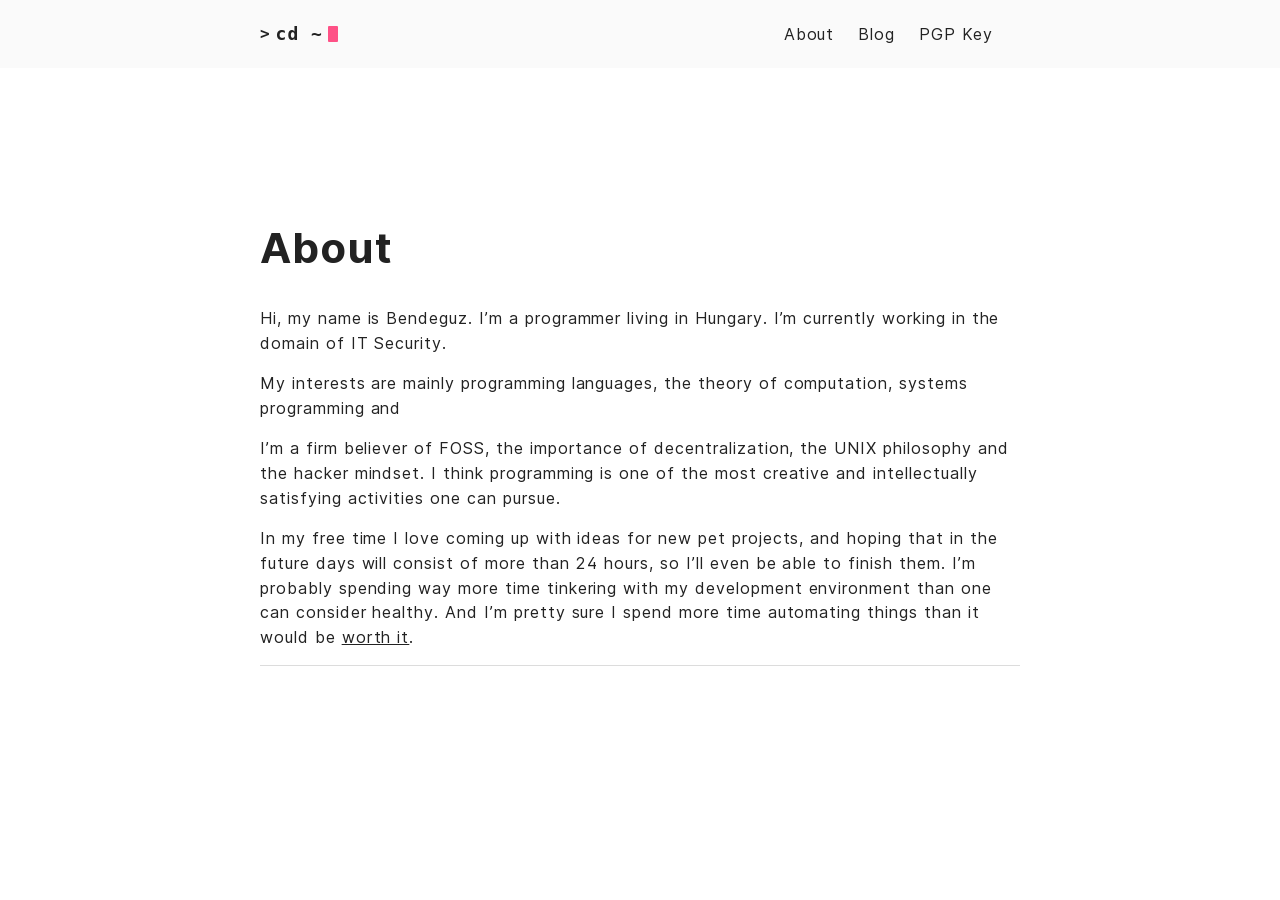
<file: about/index.html>
<!DOCTYPE html>
<html lang="en">
    <head>
        <meta charset="UTF-8">
<meta http-equiv="X-UA-Compatible" content="ie=edge">
<meta name="viewport" content="width=device-width, initial-scale=1, shrink-to-fit=no">
<meta name="author" content="Bendeguz Seres ">
<meta name="description" content="Hi, my name is Bendeguz. I’m a programmer living in Hungary. I’m currently working in the domain of IT Security.
My interests are mainly programming languages, the theory of computation, systems programming and
I’m a firm believer of FOSS, the importance of decentralization, the UNIX philosophy and the hacker mindset. I think programming is one of the most creative and intellectually satisfying activities one can pursue.
In my free time I love coming up with ideas for new pet projects, and hoping that in the future days will consist of more than 24 hours, so I’ll even be able to finish them." />
<meta name="keywords" content="homepage, blog, science, informatics, development, programming" />
<meta name="robots" content="noodp" />
<meta name="theme-color" content="" />
<link rel="canonical" href="http://bendeguz.xyz/about/" />


    <title>
        
            About :: Bendeguz Seres 
        
    </title>





<link rel="stylesheet" href="/main.b78c3be9451dc4ca61ca377f3dc2cf2e6345a44c2bae46216a322ef366daa399.css" integrity="sha256-t4w76UUdxMphyjd/PcLPLmNFpEwrrkYhajIu82bao5k=">



    <link rel="apple-touch-icon" sizes="180x180" href="/apple-touch-icon.png">
    <link rel="icon" type="image/png" sizes="32x32" href="/favicon-32x32.png">
    <link rel="icon" type="image/png" sizes="16x16" href="/favicon-16x16.png">
    <link rel="manifest" href="/site.webmanifest">
    <link rel="mask-icon" href="/safari-pinned-tab.svg" color="">
    <link rel="shortcut icon" href="/favicon.ico">
    <meta name="msapplication-TileColor" content="">


<meta itemprop="name" content="About">
<meta itemprop="description" content="Hi, my name is Bendeguz. I’m a programmer living in Hungary. I’m currently working in the domain of IT Security.
My interests are mainly programming languages, the theory of computation, systems programming and
I’m a firm believer of FOSS, the importance of decentralization, the UNIX philosophy and the hacker mindset. I think programming is one of the most creative and intellectually satisfying activities one can pursue.
In my free time I love coming up with ideas for new pet projects, and hoping that in the future days will consist of more than 24 hours, so I’ll even be able to finish them."><meta itemprop="datePublished" content="2020-12-20T20:59:22+01:00" />
<meta itemprop="dateModified" content="2020-12-20T20:59:22+01:00" />
<meta itemprop="wordCount" content="134">
<meta itemprop="keywords" content="" />
<meta name="twitter:card" content="summary"/>
<meta name="twitter:title" content="About"/>
<meta name="twitter:description" content="Hi, my name is Bendeguz. I’m a programmer living in Hungary. I’m currently working in the domain of IT Security.
My interests are mainly programming languages, the theory of computation, systems programming and
I’m a firm believer of FOSS, the importance of decentralization, the UNIX philosophy and the hacker mindset. I think programming is one of the most creative and intellectually satisfying activities one can pursue.
In my free time I love coming up with ideas for new pet projects, and hoping that in the future days will consist of more than 24 hours, so I’ll even be able to finish them."/>







    <meta property="article:published_time" content="2020-12-20 20:59:22 &#43;0100 CET" />











    </head>

    
        <body>
    
    
        <div class="container">
            <header class="header">
    <span class="header__inner">
        <a href="/" style="text-decoration: none;">
    <div class="logo">
        
            <span class="logo__mark">></span>
            <span class="logo__text ">
                cd ~</span>
            <span class="logo__cursor" style=
                  "
                   
                   ">
            </span>
        
    </div>
</a>


        <span class="header__right">
            
                <nav class="menu">
    <ul class="menu__inner"><li><a href="/about">About</a></li><li><a href="/posts">Blog</a></li><li><a href="/pgp">PGP Key</a></li>
    </ul>
</nav>

                <span class="menu-trigger">
                    <svg xmlns="http://www.w3.org/2000/svg" viewBox="0 0 24 24">
                        <path d="M0 0h24v24H0z" fill="none"/>
                        <path d="M3 18h18v-2H3v2zm0-5h18v-2H3v2zm0-7v2h18V6H3z"/>
                    </svg>
                </span>
            
        </span>
    </span>
</header>


            <div class="content">
                
    <main class="post">

        <div class="post-info">
            
            </p>
        </div>

        <article>
            <h2 class="post-title"><a href="http://bendeguz.xyz/about/">About</a></h2>

            
            
            

            <div class="post-content">
                <p>Hi, my name is Bendeguz.
I’m a programmer living in Hungary.
I’m currently working in the domain of IT Security.</p>
<p>My interests are mainly programming languages, the theory of computation, systems programming and</p>
<p>I’m a firm believer of FOSS, the importance of decentralization, the UNIX philosophy and the hacker mindset.
I think programming is one of the most creative and intellectually satisfying activities one can pursue.</p>
<p>In my free time I love coming up with ideas for new pet projects, and hoping that in the future days will consist of more than 24 hours, so I’ll even be able to finish them.
I’m probably spending way more time tinkering with my development environment than one can consider healthy.
And I’m pretty sure I spend more time automating things than it would be <a href="https://xkcd.com/1205/">worth it</a>.</p>

            </div>
        </article>

        <hr />

        <div class="post-info">
            
            
  		</div>
    </main>

            </div>

            
                <footer class="footer">
    
    
</footer>

            
        </div>

        



<script type="text/javascript" src="/bundle.min.205d491810c28f95aa953fae884e1c27abe13fdf93ec63b882d0036b248d4a6282eb2d134e4e7225c6ad6e86db87b08488a361ca4a7383d01fcff43f3d57b9c3.js" integrity="sha512-IF1JGBDCj5WqlT&#43;uiE4cJ6vhP9&#43;T7GO4gtADaySNSmKC6y0TTk5yJcatbobbh7CEiKNhykpzg9Afz/Q/PVe5ww=="></script>



    </body>
</html>
</file>
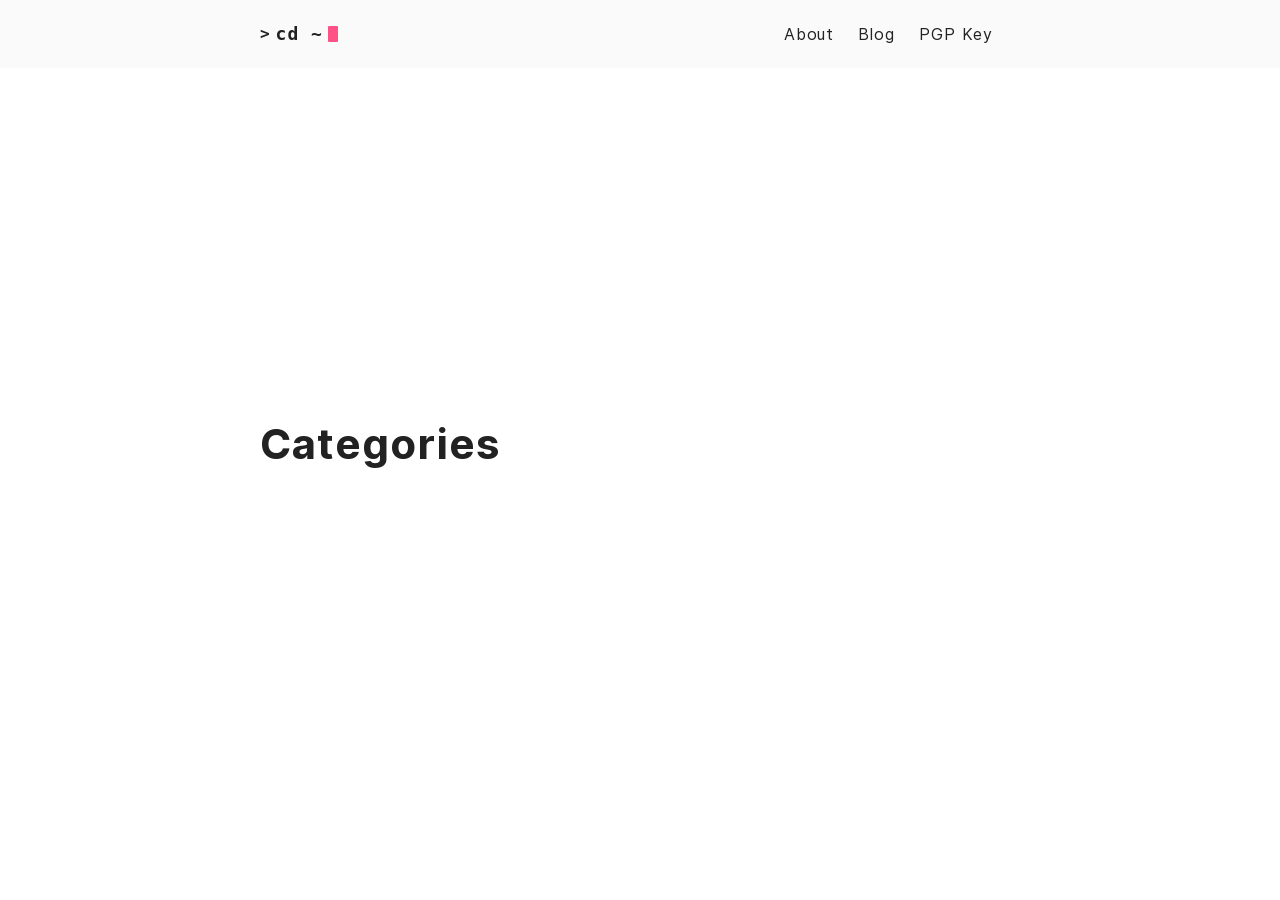
<file: categories/index.html>
<!DOCTYPE html>
<html lang="en">
    <head>
        <meta charset="UTF-8">
<meta http-equiv="X-UA-Compatible" content="ie=edge">
<meta name="viewport" content="width=device-width, initial-scale=1, shrink-to-fit=no">
<meta name="author" content="Bendeguz Seres ">
<meta name="description" content="" />
<meta name="keywords" content="homepage, blog, science, informatics, development, programming" />
<meta name="robots" content="noodp" />
<meta name="theme-color" content="" />
<link rel="canonical" href="http://bendeguz.xyz/categories/" />


    <title>
        
            Categories :: Bendeguz Seres 
        
    </title>





<link rel="stylesheet" href="/main.b78c3be9451dc4ca61ca377f3dc2cf2e6345a44c2bae46216a322ef366daa399.css" integrity="sha256-t4w76UUdxMphyjd/PcLPLmNFpEwrrkYhajIu82bao5k=">



    <link rel="apple-touch-icon" sizes="180x180" href="/apple-touch-icon.png">
    <link rel="icon" type="image/png" sizes="32x32" href="/favicon-32x32.png">
    <link rel="icon" type="image/png" sizes="16x16" href="/favicon-16x16.png">
    <link rel="manifest" href="/site.webmanifest">
    <link rel="mask-icon" href="/safari-pinned-tab.svg" color="">
    <link rel="shortcut icon" href="/favicon.ico">
    <meta name="msapplication-TileColor" content="">


<meta itemprop="name" content="Categories">
<meta itemprop="description" content="My Personal Blog">
<meta name="twitter:card" content="summary"/>
<meta name="twitter:title" content="Categories"/>
<meta name="twitter:description" content="My Personal Blog"/>









<link rel="alternate" type="application/rss+xml" href="http://bendeguz.xyz/categories/index.xml" title="Bendeguz Seres" />








    </head>

    
        <body>
    
    
        <div class="container">
            <header class="header">
    <span class="header__inner">
        <a href="/" style="text-decoration: none;">
    <div class="logo">
        
            <span class="logo__mark">></span>
            <span class="logo__text ">
                cd ~</span>
            <span class="logo__cursor" style=
                  "
                   
                   ">
            </span>
        
    </div>
</a>


        <span class="header__right">
            
                <nav class="menu">
    <ul class="menu__inner"><li><a href="/about">About</a></li><li><a href="/posts">Blog</a></li><li><a href="/pgp">PGP Key</a></li>
    </ul>
</nav>

                <span class="menu-trigger">
                    <svg xmlns="http://www.w3.org/2000/svg" viewBox="0 0 24 24">
                        <path d="M0 0h24v24H0z" fill="none"/>
                        <path d="M3 18h18v-2H3v2zm0-5h18v-2H3v2zm0-7v2h18V6H3z"/>
                    </svg>
                </span>
            
        </span>
    </span>
</header>


            <div class="content">
                
    
    
    <main class="posts">
        <h1>Categories</h1>

        

        
    <div class="pagination">
    <div class="pagination__buttons">
        
        
    </div>
</div>

    </main>

            </div>

            
                <footer class="footer">
    
    
</footer>

            
        </div>

        



<script type="text/javascript" src="/bundle.min.205d491810c28f95aa953fae884e1c27abe13fdf93ec63b882d0036b248d4a6282eb2d134e4e7225c6ad6e86db87b08488a361ca4a7383d01fcff43f3d57b9c3.js" integrity="sha512-IF1JGBDCj5WqlT&#43;uiE4cJ6vhP9&#43;T7GO4gtADaySNSmKC6y0TTk5yJcatbobbh7CEiKNhykpzg9Afz/Q/PVe5ww=="></script>



    </body>
</html>
</file>
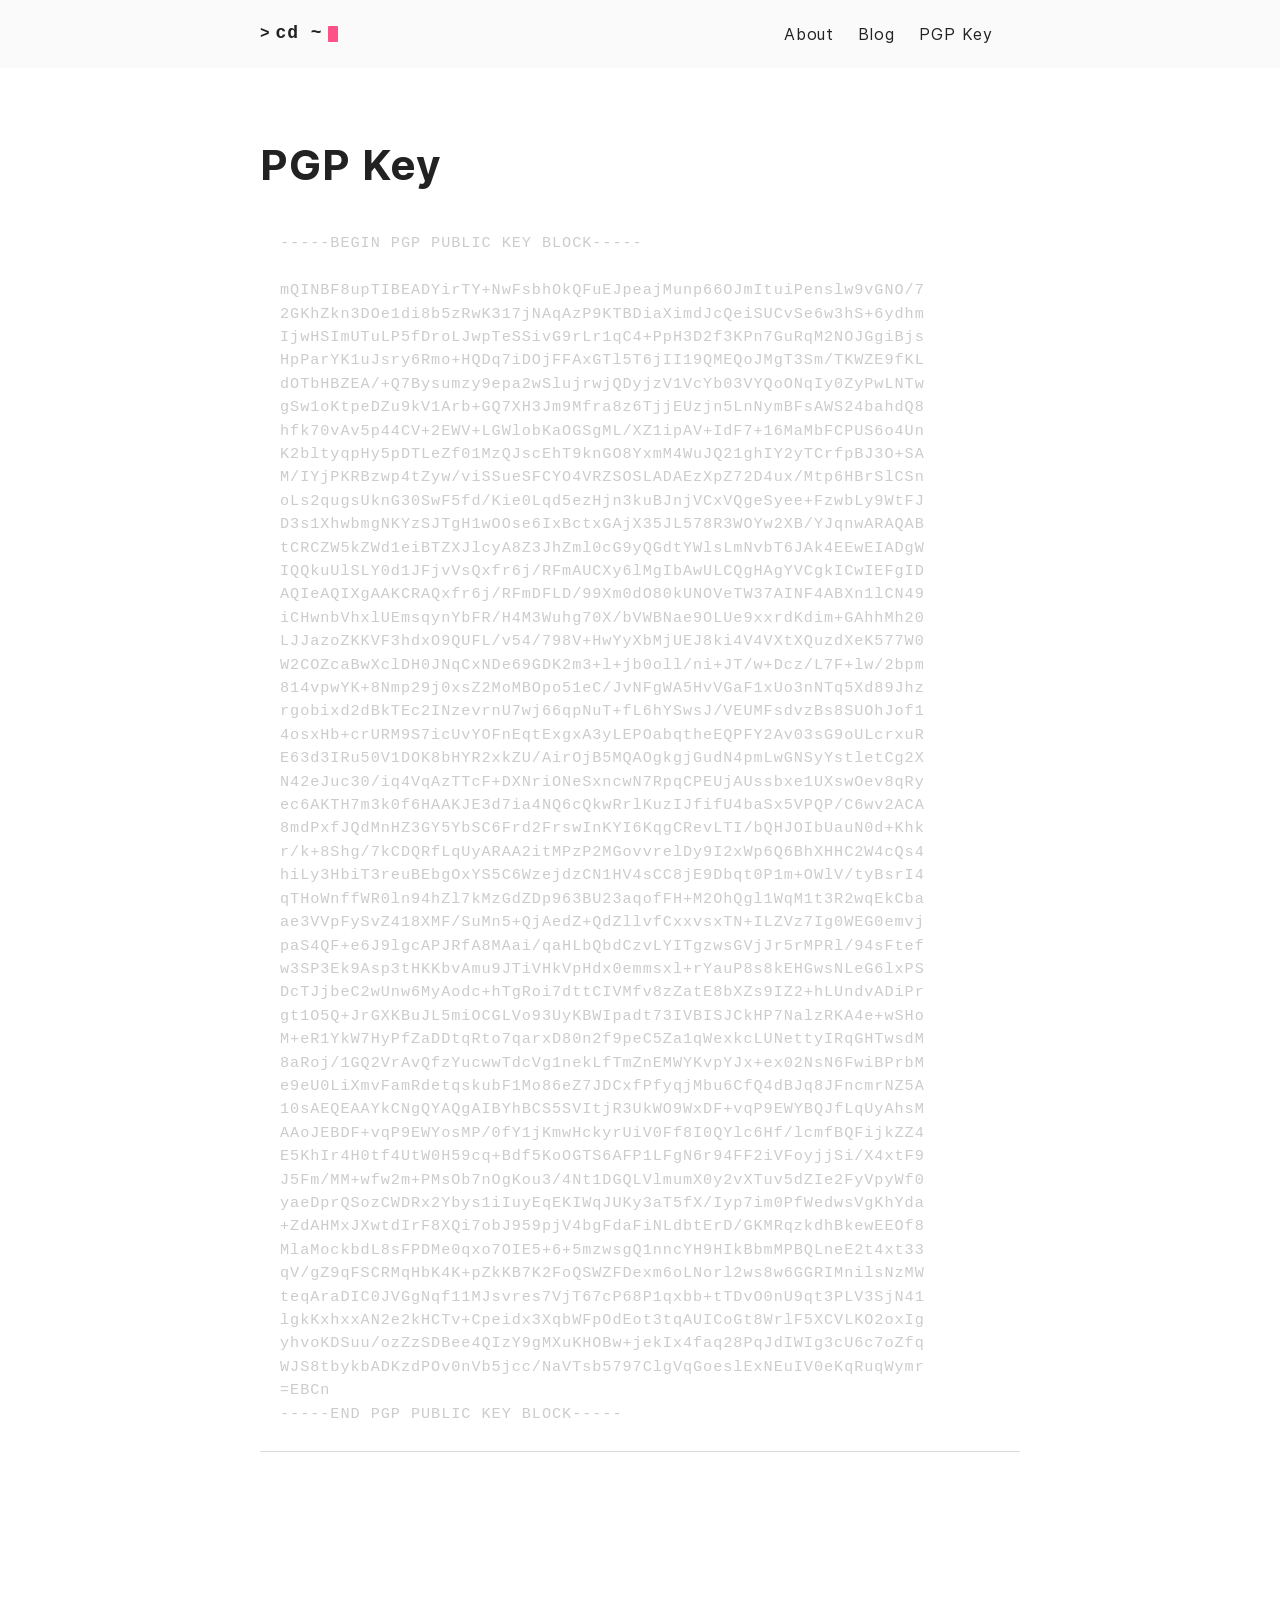
<file: pgp/index.html>
<!DOCTYPE html>
<html lang="en">
    <head>
        <meta charset="UTF-8">
<meta http-equiv="X-UA-Compatible" content="ie=edge">
<meta name="viewport" content="width=device-width, initial-scale=1, shrink-to-fit=no">
<meta name="author" content="Bendeguz Seres ">
<meta name="description" content="-----BEGIN PGP PUBLIC KEY BLOCK----- mQINBF8upTIBEADYirTY&#43;NwFsbhOkQFuEJpeajMunp66OJmItuiPenslw9vGNO/7 2GKhZkn3DOe1di8b5zRwK317jNAqAzP9KTBDiaXimdJcQeiSUCvSe6w3hS&#43;6ydhm IjwHSImUTuLP5fDroLJwpTeSSivG9rLr1qC4&#43;PpH3D2f3KPn7GuRqM2NOJGgiBjs HpParYK1uJsry6Rmo&#43;HQDq7iDOjFFAxGTl5T6jII19QMEQoJMgT3Sm/TKWZE9fKL dOTbHBZEA/&#43;Q7Bysumzy9epa2wSlujrwjQDyjzV1VcYb03VYQoONqIy0ZyPwLNTw gSw1oKtpeDZu9kV1Arb&#43;GQ7XH3Jm9Mfra8z6TjjEUzjn5LnNymBFsAWS24bahdQ8 hfk70vAv5p44CV&#43;2EWV&#43;LGWlobKaOGSgML/XZ1ipAV&#43;IdF7&#43;16MaMbFCPUS6o4Un K2bltyqpHy5pDTLeZf01MzQJscEhT9knGO8YxmM4WuJQ21ghIY2yTCrfpBJ3O&#43;SA M/IYjPKRBzwp4tZyw/viSSueSFCYO4VRZSOSLADAEzXpZ72D4ux/Mtp6HBrSlCSn oLs2qugsUknG30SwF5fd/Kie0Lqd5ezHjn3kuBJnjVCxVQgeSyee&#43;FzwbLy9WtFJ D3s1XhwbmgNKYzSJTgH1wOOse6IxBctxGAjX35JL578R3WOYw2XB/YJqnwARAQAB tCRCZW5kZWd1eiBTZXJlcyA8Z3JhZml0cG9yQGdtYWlsLmNvbT6JAk4EEwEIADgW IQQkuUlSLY0d1JFjvVsQxfr6j/RFmAUCXy6lMgIbAwULCQgHAgYVCgkICwIEFgID AQIeAQIXgAAKCRAQxfr6j/RFmDFLD/99Xm0dO80kUNOVeTW37AINF4ABXn1lCN49 iCHwnbVhxlUEmsqynYbFR/H4M3Wuhg70X/bVWBNae9OLUe9xxrdKdim&#43;GAhhMh20 LJJazoZKKVF3hdxO9QUFL/v54/798V&#43;HwYyXbMjUEJ8ki4V4VXtXQuzdXeK577W0 W2COZcaBwXclDH0JNqCxNDe69GDK2m3&#43;l&#43;jb0oll/ni&#43;JT/w&#43;Dcz/L7F&#43;lw/2bpm 814vpwYK&#43;8Nmp29j0xsZ2MoMBOpo51eC/JvNFgWA5HvVGaF1xUo3nNTq5Xd89Jhz rgobixd2dBkTEc2INzevrnU7wj66qpNuT&#43;fL6hYSwsJ/VEUMFsdvzBs8SUOhJof1 4osxHb&#43;crURM9S7icUvYOFnEqtExgxA3yLEPOabqtheEQPFY2Av03sG9oULcrxuR E63d3IRu50V1DOK8bHYR2xkZU/AirOjB5MQAOgkgjGudN4pmLwGNSyYstletCg2X N42eJuc30/iq4VqAzTTcF&#43;DXNriONeSxncwN7RpqCPEUjAUssbxe1UXswOev8qRy ec6AKTH7m3k0f6HAAKJE3d7ia4NQ6cQkwRrlKuzIJfifU4baSx5VPQP/C6wv2ACA 8mdPxfJQdMnHZ3GY5YbSC6Frd2FrswInKYI6KqgCRevLTI/bQHJOIbUauN0d&#43;Khk r/k&#43;8Shg/7kCDQRfLqUyARAA2itMPzP2MGovvrelDy9I2xWp6Q6BhXHHC2W4cQs4 hiLy3HbiT3reuBEbgOxYS5C6WzejdzCN1HV4sCC8jE9Dbqt0P1m&#43;OWlV/tyBsrI4 qTHoWnffWR0ln94hZl7kMzGdZDp963BU23aqofFH&#43;M2OhQgl1WqM1t3R2wqEkCba ae3VVpFySvZ418XMF/SuMn5&#43;QjAedZ&#43;QdZllvfCxxvsxTN&#43;ILZVz7Ig0WEG0emvj paS4QF&#43;e6J9lgcAPJRfA8MAai/qaHLbQbdCzvLYITgzwsGVjJr5rMPRl/94sFtef w3SP3Ek9Asp3tHKKbvAmu9JTiVHkVpHdx0emmsxl&#43;rYauP8s8kEHGwsNLeG6lxPS DcTJjbeC2wUnw6MyAodc&#43;hTgRoi7dttCIVMfv8zZatE8bXZs9IZ2&#43;hLUndvADiPr gt1O5Q&#43;JrGXKBuJL5miOCGLVo93UyKBWIpadt73IVBISJCkHP7NalzRKA4e&#43;wSHo M&#43;eR1YkW7HyPfZaDDtqRto7qarxD80n2f9peC5Za1qWexkcLUNettyIRqGHTwsdM 8aRoj/1GQ2VrAvQfzYucwwTdcVg1nekLfTmZnEMWYKvpYJx&#43;ex02NsN6FwiBPrbM e9eU0LiXmvFamRdetqskubF1Mo86eZ7JDCxfPfyqjMbu6CfQ4dBJq8JFncmrNZ5A 10sAEQEAAYkCNgQYAQgAIBYhBCS5SVItjR3UkWO9WxDF&#43;vqP9EWYBQJfLqUyAhsM AAoJEBDF&#43;vqP9EWYosMP/0fY1jKmwHckyrUiV0Ff8I0QYlc6Hf/lcmfBQFijkZZ4 E5KhIr4H0tf4UtW0H59cq&#43;Bdf5KoOGTS6AFP1LFgN6r94FF2iVFoyjjSi/X4xtF9 J5Fm/MM&#43;wfw2m&#43;PMsOb7nOgKou3/4Nt1DGQLVlmumX0y2vXTuv5dZIe2FyVpyWf0 yaeDprQSozCWDRx2Ybys1iIuyEqEKIWqJUKy3aT5fX/Iyp7im0PfWedwsVgKhYda &#43;ZdAHMxJXwtdIrF8XQi7obJ959pjV4bgFdaFiNLdbtErD/GKMRqzkdhBkewEEOf8 MlaMockbdL8sFPDMe0qxo7OIE5&#43;6&#43;5mzwsgQ1nncYH9HIkBbmMPBQLneE2t4xt33 qV/gZ9qFSCRMqHbK4K&#43;pZkKB7K2FoQSWZFDexm6oLNorl2ws8w6GGRIMnilsNzMW teqAraDIC0JVGgNqf11MJsvres7VjT67cP68P1qxbb&#43;tTDvO0nU9qt3PLV3SjN41 lgkKxhxxAN2e2kHCTv&#43;Cpeidx3XqbWFpOdEot3tqAUICoGt8WrlF5XCVLKO2oxIg yhvoKDSuu/ozZzSDBee4QIzY9gMXuKHOBw&#43;jekIx4faq28PqJdIWIg3cU6c7oZfq WJS8tbykbADKzdPOv0nVb5jcc/NaVTsb5797ClgVqGoeslExNEuIV0eKqRuqWymr =EBCn -----END PGP PUBLIC KEY BLOCK----- " />
<meta name="keywords" content="homepage, blog, science, informatics, development, programming" />
<meta name="robots" content="noodp" />
<meta name="theme-color" content="" />
<link rel="canonical" href="http://bendeguz.xyz/pgp/" />


    <title>
        
            PGP Key :: Bendeguz Seres 
        
    </title>





<link rel="stylesheet" href="/main.b78c3be9451dc4ca61ca377f3dc2cf2e6345a44c2bae46216a322ef366daa399.css" integrity="sha256-t4w76UUdxMphyjd/PcLPLmNFpEwrrkYhajIu82bao5k=">



    <link rel="apple-touch-icon" sizes="180x180" href="/apple-touch-icon.png">
    <link rel="icon" type="image/png" sizes="32x32" href="/favicon-32x32.png">
    <link rel="icon" type="image/png" sizes="16x16" href="/favicon-16x16.png">
    <link rel="manifest" href="/site.webmanifest">
    <link rel="mask-icon" href="/safari-pinned-tab.svg" color="">
    <link rel="shortcut icon" href="/favicon.ico">
    <meta name="msapplication-TileColor" content="">


<meta itemprop="name" content="PGP Key">
<meta itemprop="description" content="-----BEGIN PGP PUBLIC KEY BLOCK----- mQINBF8upTIBEADYirTY&#43;NwFsbhOkQFuEJpeajMunp66OJmItuiPenslw9vGNO/7 2GKhZkn3DOe1di8b5zRwK317jNAqAzP9KTBDiaXimdJcQeiSUCvSe6w3hS&#43;6ydhm IjwHSImUTuLP5fDroLJwpTeSSivG9rLr1qC4&#43;PpH3D2f3KPn7GuRqM2NOJGgiBjs HpParYK1uJsry6Rmo&#43;HQDq7iDOjFFAxGTl5T6jII19QMEQoJMgT3Sm/TKWZE9fKL dOTbHBZEA/&#43;Q7Bysumzy9epa2wSlujrwjQDyjzV1VcYb03VYQoONqIy0ZyPwLNTw gSw1oKtpeDZu9kV1Arb&#43;GQ7XH3Jm9Mfra8z6TjjEUzjn5LnNymBFsAWS24bahdQ8 hfk70vAv5p44CV&#43;2EWV&#43;LGWlobKaOGSgML/XZ1ipAV&#43;IdF7&#43;16MaMbFCPUS6o4Un K2bltyqpHy5pDTLeZf01MzQJscEhT9knGO8YxmM4WuJQ21ghIY2yTCrfpBJ3O&#43;SA M/IYjPKRBzwp4tZyw/viSSueSFCYO4VRZSOSLADAEzXpZ72D4ux/Mtp6HBrSlCSn oLs2qugsUknG30SwF5fd/Kie0Lqd5ezHjn3kuBJnjVCxVQgeSyee&#43;FzwbLy9WtFJ D3s1XhwbmgNKYzSJTgH1wOOse6IxBctxGAjX35JL578R3WOYw2XB/YJqnwARAQAB tCRCZW5kZWd1eiBTZXJlcyA8Z3JhZml0cG9yQGdtYWlsLmNvbT6JAk4EEwEIADgW IQQkuUlSLY0d1JFjvVsQxfr6j/RFmAUCXy6lMgIbAwULCQgHAgYVCgkICwIEFgID AQIeAQIXgAAKCRAQxfr6j/RFmDFLD/99Xm0dO80kUNOVeTW37AINF4ABXn1lCN49 iCHwnbVhxlUEmsqynYbFR/H4M3Wuhg70X/bVWBNae9OLUe9xxrdKdim&#43;GAhhMh20 LJJazoZKKVF3hdxO9QUFL/v54/798V&#43;HwYyXbMjUEJ8ki4V4VXtXQuzdXeK577W0 W2COZcaBwXclDH0JNqCxNDe69GDK2m3&#43;l&#43;jb0oll/ni&#43;JT/w&#43;Dcz/L7F&#43;lw/2bpm 814vpwYK&#43;8Nmp29j0xsZ2MoMBOpo51eC/JvNFgWA5HvVGaF1xUo3nNTq5Xd89Jhz rgobixd2dBkTEc2INzevrnU7wj66qpNuT&#43;fL6hYSwsJ/VEUMFsdvzBs8SUOhJof1 4osxHb&#43;crURM9S7icUvYOFnEqtExgxA3yLEPOabqtheEQPFY2Av03sG9oULcrxuR E63d3IRu50V1DOK8bHYR2xkZU/AirOjB5MQAOgkgjGudN4pmLwGNSyYstletCg2X N42eJuc30/iq4VqAzTTcF&#43;DXNriONeSxncwN7RpqCPEUjAUssbxe1UXswOev8qRy ec6AKTH7m3k0f6HAAKJE3d7ia4NQ6cQkwRrlKuzIJfifU4baSx5VPQP/C6wv2ACA 8mdPxfJQdMnHZ3GY5YbSC6Frd2FrswInKYI6KqgCRevLTI/bQHJOIbUauN0d&#43;Khk r/k&#43;8Shg/7kCDQRfLqUyARAA2itMPzP2MGovvrelDy9I2xWp6Q6BhXHHC2W4cQs4 hiLy3HbiT3reuBEbgOxYS5C6WzejdzCN1HV4sCC8jE9Dbqt0P1m&#43;OWlV/tyBsrI4 qTHoWnffWR0ln94hZl7kMzGdZDp963BU23aqofFH&#43;M2OhQgl1WqM1t3R2wqEkCba ae3VVpFySvZ418XMF/SuMn5&#43;QjAedZ&#43;QdZllvfCxxvsxTN&#43;ILZVz7Ig0WEG0emvj paS4QF&#43;e6J9lgcAPJRfA8MAai/qaHLbQbdCzvLYITgzwsGVjJr5rMPRl/94sFtef w3SP3Ek9Asp3tHKKbvAmu9JTiVHkVpHdx0emmsxl&#43;rYauP8s8kEHGwsNLeG6lxPS DcTJjbeC2wUnw6MyAodc&#43;hTgRoi7dttCIVMfv8zZatE8bXZs9IZ2&#43;hLUndvADiPr gt1O5Q&#43;JrGXKBuJL5miOCGLVo93UyKBWIpadt73IVBISJCkHP7NalzRKA4e&#43;wSHo M&#43;eR1YkW7HyPfZaDDtqRto7qarxD80n2f9peC5Za1qWexkcLUNettyIRqGHTwsdM 8aRoj/1GQ2VrAvQfzYucwwTdcVg1nekLfTmZnEMWYKvpYJx&#43;ex02NsN6FwiBPrbM e9eU0LiXmvFamRdetqskubF1Mo86eZ7JDCxfPfyqjMbu6CfQ4dBJq8JFncmrNZ5A 10sAEQEAAYkCNgQYAQgAIBYhBCS5SVItjR3UkWO9WxDF&#43;vqP9EWYBQJfLqUyAhsM AAoJEBDF&#43;vqP9EWYosMP/0fY1jKmwHckyrUiV0Ff8I0QYlc6Hf/lcmfBQFijkZZ4 E5KhIr4H0tf4UtW0H59cq&#43;Bdf5KoOGTS6AFP1LFgN6r94FF2iVFoyjjSi/X4xtF9 J5Fm/MM&#43;wfw2m&#43;PMsOb7nOgKou3/4Nt1DGQLVlmumX0y2vXTuv5dZIe2FyVpyWf0 yaeDprQSozCWDRx2Ybys1iIuyEqEKIWqJUKy3aT5fX/Iyp7im0PfWedwsVgKhYda &#43;ZdAHMxJXwtdIrF8XQi7obJ959pjV4bgFdaFiNLdbtErD/GKMRqzkdhBkewEEOf8 MlaMockbdL8sFPDMe0qxo7OIE5&#43;6&#43;5mzwsgQ1nncYH9HIkBbmMPBQLneE2t4xt33 qV/gZ9qFSCRMqHbK4K&#43;pZkKB7K2FoQSWZFDexm6oLNorl2ws8w6GGRIMnilsNzMW teqAraDIC0JVGgNqf11MJsvres7VjT67cP68P1qxbb&#43;tTDvO0nU9qt3PLV3SjN41 lgkKxhxxAN2e2kHCTv&#43;Cpeidx3XqbWFpOdEot3tqAUICoGt8WrlF5XCVLKO2oxIg yhvoKDSuu/ozZzSDBee4QIzY9gMXuKHOBw&#43;jekIx4faq28PqJdIWIg3cU6c7oZfq WJS8tbykbADKzdPOv0nVb5jcc/NaVTsb5797ClgVqGoeslExNEuIV0eKqRuqWymr =EBCn -----END PGP PUBLIC KEY BLOCK----- "><meta itemprop="datePublished" content="2023-08-12T12:06:53+02:00" />
<meta itemprop="dateModified" content="2023-08-12T12:06:53+02:00" />
<meta itemprop="wordCount" content="58">
<meta itemprop="keywords" content="" />
<meta name="twitter:card" content="summary"/>
<meta name="twitter:title" content="PGP Key"/>
<meta name="twitter:description" content="-----BEGIN PGP PUBLIC KEY BLOCK----- mQINBF8upTIBEADYirTY&#43;NwFsbhOkQFuEJpeajMunp66OJmItuiPenslw9vGNO/7 2GKhZkn3DOe1di8b5zRwK317jNAqAzP9KTBDiaXimdJcQeiSUCvSe6w3hS&#43;6ydhm IjwHSImUTuLP5fDroLJwpTeSSivG9rLr1qC4&#43;PpH3D2f3KPn7GuRqM2NOJGgiBjs HpParYK1uJsry6Rmo&#43;HQDq7iDOjFFAxGTl5T6jII19QMEQoJMgT3Sm/TKWZE9fKL dOTbHBZEA/&#43;Q7Bysumzy9epa2wSlujrwjQDyjzV1VcYb03VYQoONqIy0ZyPwLNTw gSw1oKtpeDZu9kV1Arb&#43;GQ7XH3Jm9Mfra8z6TjjEUzjn5LnNymBFsAWS24bahdQ8 hfk70vAv5p44CV&#43;2EWV&#43;LGWlobKaOGSgML/XZ1ipAV&#43;IdF7&#43;16MaMbFCPUS6o4Un K2bltyqpHy5pDTLeZf01MzQJscEhT9knGO8YxmM4WuJQ21ghIY2yTCrfpBJ3O&#43;SA M/IYjPKRBzwp4tZyw/viSSueSFCYO4VRZSOSLADAEzXpZ72D4ux/Mtp6HBrSlCSn oLs2qugsUknG30SwF5fd/Kie0Lqd5ezHjn3kuBJnjVCxVQgeSyee&#43;FzwbLy9WtFJ D3s1XhwbmgNKYzSJTgH1wOOse6IxBctxGAjX35JL578R3WOYw2XB/YJqnwARAQAB tCRCZW5kZWd1eiBTZXJlcyA8Z3JhZml0cG9yQGdtYWlsLmNvbT6JAk4EEwEIADgW IQQkuUlSLY0d1JFjvVsQxfr6j/RFmAUCXy6lMgIbAwULCQgHAgYVCgkICwIEFgID AQIeAQIXgAAKCRAQxfr6j/RFmDFLD/99Xm0dO80kUNOVeTW37AINF4ABXn1lCN49 iCHwnbVhxlUEmsqynYbFR/H4M3Wuhg70X/bVWBNae9OLUe9xxrdKdim&#43;GAhhMh20 LJJazoZKKVF3hdxO9QUFL/v54/798V&#43;HwYyXbMjUEJ8ki4V4VXtXQuzdXeK577W0 W2COZcaBwXclDH0JNqCxNDe69GDK2m3&#43;l&#43;jb0oll/ni&#43;JT/w&#43;Dcz/L7F&#43;lw/2bpm 814vpwYK&#43;8Nmp29j0xsZ2MoMBOpo51eC/JvNFgWA5HvVGaF1xUo3nNTq5Xd89Jhz rgobixd2dBkTEc2INzevrnU7wj66qpNuT&#43;fL6hYSwsJ/VEUMFsdvzBs8SUOhJof1 4osxHb&#43;crURM9S7icUvYOFnEqtExgxA3yLEPOabqtheEQPFY2Av03sG9oULcrxuR E63d3IRu50V1DOK8bHYR2xkZU/AirOjB5MQAOgkgjGudN4pmLwGNSyYstletCg2X N42eJuc30/iq4VqAzTTcF&#43;DXNriONeSxncwN7RpqCPEUjAUssbxe1UXswOev8qRy ec6AKTH7m3k0f6HAAKJE3d7ia4NQ6cQkwRrlKuzIJfifU4baSx5VPQP/C6wv2ACA 8mdPxfJQdMnHZ3GY5YbSC6Frd2FrswInKYI6KqgCRevLTI/bQHJOIbUauN0d&#43;Khk r/k&#43;8Shg/7kCDQRfLqUyARAA2itMPzP2MGovvrelDy9I2xWp6Q6BhXHHC2W4cQs4 hiLy3HbiT3reuBEbgOxYS5C6WzejdzCN1HV4sCC8jE9Dbqt0P1m&#43;OWlV/tyBsrI4 qTHoWnffWR0ln94hZl7kMzGdZDp963BU23aqofFH&#43;M2OhQgl1WqM1t3R2wqEkCba ae3VVpFySvZ418XMF/SuMn5&#43;QjAedZ&#43;QdZllvfCxxvsxTN&#43;ILZVz7Ig0WEG0emvj paS4QF&#43;e6J9lgcAPJRfA8MAai/qaHLbQbdCzvLYITgzwsGVjJr5rMPRl/94sFtef w3SP3Ek9Asp3tHKKbvAmu9JTiVHkVpHdx0emmsxl&#43;rYauP8s8kEHGwsNLeG6lxPS DcTJjbeC2wUnw6MyAodc&#43;hTgRoi7dttCIVMfv8zZatE8bXZs9IZ2&#43;hLUndvADiPr gt1O5Q&#43;JrGXKBuJL5miOCGLVo93UyKBWIpadt73IVBISJCkHP7NalzRKA4e&#43;wSHo M&#43;eR1YkW7HyPfZaDDtqRto7qarxD80n2f9peC5Za1qWexkcLUNettyIRqGHTwsdM 8aRoj/1GQ2VrAvQfzYucwwTdcVg1nekLfTmZnEMWYKvpYJx&#43;ex02NsN6FwiBPrbM e9eU0LiXmvFamRdetqskubF1Mo86eZ7JDCxfPfyqjMbu6CfQ4dBJq8JFncmrNZ5A 10sAEQEAAYkCNgQYAQgAIBYhBCS5SVItjR3UkWO9WxDF&#43;vqP9EWYBQJfLqUyAhsM AAoJEBDF&#43;vqP9EWYosMP/0fY1jKmwHckyrUiV0Ff8I0QYlc6Hf/lcmfBQFijkZZ4 E5KhIr4H0tf4UtW0H59cq&#43;Bdf5KoOGTS6AFP1LFgN6r94FF2iVFoyjjSi/X4xtF9 J5Fm/MM&#43;wfw2m&#43;PMsOb7nOgKou3/4Nt1DGQLVlmumX0y2vXTuv5dZIe2FyVpyWf0 yaeDprQSozCWDRx2Ybys1iIuyEqEKIWqJUKy3aT5fX/Iyp7im0PfWedwsVgKhYda &#43;ZdAHMxJXwtdIrF8XQi7obJ959pjV4bgFdaFiNLdbtErD/GKMRqzkdhBkewEEOf8 MlaMockbdL8sFPDMe0qxo7OIE5&#43;6&#43;5mzwsgQ1nncYH9HIkBbmMPBQLneE2t4xt33 qV/gZ9qFSCRMqHbK4K&#43;pZkKB7K2FoQSWZFDexm6oLNorl2ws8w6GGRIMnilsNzMW teqAraDIC0JVGgNqf11MJsvres7VjT67cP68P1qxbb&#43;tTDvO0nU9qt3PLV3SjN41 lgkKxhxxAN2e2kHCTv&#43;Cpeidx3XqbWFpOdEot3tqAUICoGt8WrlF5XCVLKO2oxIg yhvoKDSuu/ozZzSDBee4QIzY9gMXuKHOBw&#43;jekIx4faq28PqJdIWIg3cU6c7oZfq WJS8tbykbADKzdPOv0nVb5jcc/NaVTsb5797ClgVqGoeslExNEuIV0eKqRuqWymr =EBCn -----END PGP PUBLIC KEY BLOCK----- "/>







    <meta property="article:published_time" content="2023-08-12 12:06:53 &#43;0200 CEST" />











    </head>

    
        <body>
    
    
        <div class="container">
            <header class="header">
    <span class="header__inner">
        <a href="/" style="text-decoration: none;">
    <div class="logo">
        
            <span class="logo__mark">></span>
            <span class="logo__text ">
                cd ~</span>
            <span class="logo__cursor" style=
                  "
                   
                   ">
            </span>
        
    </div>
</a>


        <span class="header__right">
            
                <nav class="menu">
    <ul class="menu__inner"><li><a href="/about">About</a></li><li><a href="/posts">Blog</a></li><li><a href="/pgp">PGP Key</a></li>
    </ul>
</nav>

                <span class="menu-trigger">
                    <svg xmlns="http://www.w3.org/2000/svg" viewBox="0 0 24 24">
                        <path d="M0 0h24v24H0z" fill="none"/>
                        <path d="M3 18h18v-2H3v2zm0-5h18v-2H3v2zm0-7v2h18V6H3z"/>
                    </svg>
                </span>
            
        </span>
    </span>
</header>


            <div class="content">
                
    <main class="post">

        <div class="post-info">
            
            </p>
        </div>

        <article>
            <h2 class="post-title"><a href="http://bendeguz.xyz/pgp/">PGP Key</a></h2>

            
            
            

            <div class="post-content">
                <pre tabindex="0"><code>-----BEGIN PGP PUBLIC KEY BLOCK-----

mQINBF8upTIBEADYirTY+NwFsbhOkQFuEJpeajMunp66OJmItuiPenslw9vGNO/7
2GKhZkn3DOe1di8b5zRwK317jNAqAzP9KTBDiaXimdJcQeiSUCvSe6w3hS+6ydhm
IjwHSImUTuLP5fDroLJwpTeSSivG9rLr1qC4+PpH3D2f3KPn7GuRqM2NOJGgiBjs
HpParYK1uJsry6Rmo+HQDq7iDOjFFAxGTl5T6jII19QMEQoJMgT3Sm/TKWZE9fKL
dOTbHBZEA/+Q7Bysumzy9epa2wSlujrwjQDyjzV1VcYb03VYQoONqIy0ZyPwLNTw
gSw1oKtpeDZu9kV1Arb+GQ7XH3Jm9Mfra8z6TjjEUzjn5LnNymBFsAWS24bahdQ8
hfk70vAv5p44CV+2EWV+LGWlobKaOGSgML/XZ1ipAV+IdF7+16MaMbFCPUS6o4Un
K2bltyqpHy5pDTLeZf01MzQJscEhT9knGO8YxmM4WuJQ21ghIY2yTCrfpBJ3O+SA
M/IYjPKRBzwp4tZyw/viSSueSFCYO4VRZSOSLADAEzXpZ72D4ux/Mtp6HBrSlCSn
oLs2qugsUknG30SwF5fd/Kie0Lqd5ezHjn3kuBJnjVCxVQgeSyee+FzwbLy9WtFJ
D3s1XhwbmgNKYzSJTgH1wOOse6IxBctxGAjX35JL578R3WOYw2XB/YJqnwARAQAB
tCRCZW5kZWd1eiBTZXJlcyA8Z3JhZml0cG9yQGdtYWlsLmNvbT6JAk4EEwEIADgW
IQQkuUlSLY0d1JFjvVsQxfr6j/RFmAUCXy6lMgIbAwULCQgHAgYVCgkICwIEFgID
AQIeAQIXgAAKCRAQxfr6j/RFmDFLD/99Xm0dO80kUNOVeTW37AINF4ABXn1lCN49
iCHwnbVhxlUEmsqynYbFR/H4M3Wuhg70X/bVWBNae9OLUe9xxrdKdim+GAhhMh20
LJJazoZKKVF3hdxO9QUFL/v54/798V+HwYyXbMjUEJ8ki4V4VXtXQuzdXeK577W0
W2COZcaBwXclDH0JNqCxNDe69GDK2m3+l+jb0oll/ni+JT/w+Dcz/L7F+lw/2bpm
814vpwYK+8Nmp29j0xsZ2MoMBOpo51eC/JvNFgWA5HvVGaF1xUo3nNTq5Xd89Jhz
rgobixd2dBkTEc2INzevrnU7wj66qpNuT+fL6hYSwsJ/VEUMFsdvzBs8SUOhJof1
4osxHb+crURM9S7icUvYOFnEqtExgxA3yLEPOabqtheEQPFY2Av03sG9oULcrxuR
E63d3IRu50V1DOK8bHYR2xkZU/AirOjB5MQAOgkgjGudN4pmLwGNSyYstletCg2X
N42eJuc30/iq4VqAzTTcF+DXNriONeSxncwN7RpqCPEUjAUssbxe1UXswOev8qRy
ec6AKTH7m3k0f6HAAKJE3d7ia4NQ6cQkwRrlKuzIJfifU4baSx5VPQP/C6wv2ACA
8mdPxfJQdMnHZ3GY5YbSC6Frd2FrswInKYI6KqgCRevLTI/bQHJOIbUauN0d+Khk
r/k+8Shg/7kCDQRfLqUyARAA2itMPzP2MGovvrelDy9I2xWp6Q6BhXHHC2W4cQs4
hiLy3HbiT3reuBEbgOxYS5C6WzejdzCN1HV4sCC8jE9Dbqt0P1m+OWlV/tyBsrI4
qTHoWnffWR0ln94hZl7kMzGdZDp963BU23aqofFH+M2OhQgl1WqM1t3R2wqEkCba
ae3VVpFySvZ418XMF/SuMn5+QjAedZ+QdZllvfCxxvsxTN+ILZVz7Ig0WEG0emvj
paS4QF+e6J9lgcAPJRfA8MAai/qaHLbQbdCzvLYITgzwsGVjJr5rMPRl/94sFtef
w3SP3Ek9Asp3tHKKbvAmu9JTiVHkVpHdx0emmsxl+rYauP8s8kEHGwsNLeG6lxPS
DcTJjbeC2wUnw6MyAodc+hTgRoi7dttCIVMfv8zZatE8bXZs9IZ2+hLUndvADiPr
gt1O5Q+JrGXKBuJL5miOCGLVo93UyKBWIpadt73IVBISJCkHP7NalzRKA4e+wSHo
M+eR1YkW7HyPfZaDDtqRto7qarxD80n2f9peC5Za1qWexkcLUNettyIRqGHTwsdM
8aRoj/1GQ2VrAvQfzYucwwTdcVg1nekLfTmZnEMWYKvpYJx+ex02NsN6FwiBPrbM
e9eU0LiXmvFamRdetqskubF1Mo86eZ7JDCxfPfyqjMbu6CfQ4dBJq8JFncmrNZ5A
10sAEQEAAYkCNgQYAQgAIBYhBCS5SVItjR3UkWO9WxDF+vqP9EWYBQJfLqUyAhsM
AAoJEBDF+vqP9EWYosMP/0fY1jKmwHckyrUiV0Ff8I0QYlc6Hf/lcmfBQFijkZZ4
E5KhIr4H0tf4UtW0H59cq+Bdf5KoOGTS6AFP1LFgN6r94FF2iVFoyjjSi/X4xtF9
J5Fm/MM+wfw2m+PMsOb7nOgKou3/4Nt1DGQLVlmumX0y2vXTuv5dZIe2FyVpyWf0
yaeDprQSozCWDRx2Ybys1iIuyEqEKIWqJUKy3aT5fX/Iyp7im0PfWedwsVgKhYda
+ZdAHMxJXwtdIrF8XQi7obJ959pjV4bgFdaFiNLdbtErD/GKMRqzkdhBkewEEOf8
MlaMockbdL8sFPDMe0qxo7OIE5+6+5mzwsgQ1nncYH9HIkBbmMPBQLneE2t4xt33
qV/gZ9qFSCRMqHbK4K+pZkKB7K2FoQSWZFDexm6oLNorl2ws8w6GGRIMnilsNzMW
teqAraDIC0JVGgNqf11MJsvres7VjT67cP68P1qxbb+tTDvO0nU9qt3PLV3SjN41
lgkKxhxxAN2e2kHCTv+Cpeidx3XqbWFpOdEot3tqAUICoGt8WrlF5XCVLKO2oxIg
yhvoKDSuu/ozZzSDBee4QIzY9gMXuKHOBw+jekIx4faq28PqJdIWIg3cU6c7oZfq
WJS8tbykbADKzdPOv0nVb5jcc/NaVTsb5797ClgVqGoeslExNEuIV0eKqRuqWymr
=EBCn
-----END PGP PUBLIC KEY BLOCK-----
</code></pre>
            </div>
        </article>

        <hr />

        <div class="post-info">
            
            
  		</div>
    </main>

            </div>

            
                <footer class="footer">
    
    
</footer>

            
        </div>

        



<script type="text/javascript" src="/bundle.min.205d491810c28f95aa953fae884e1c27abe13fdf93ec63b882d0036b248d4a6282eb2d134e4e7225c6ad6e86db87b08488a361ca4a7383d01fcff43f3d57b9c3.js" integrity="sha512-IF1JGBDCj5WqlT&#43;uiE4cJ6vhP9&#43;T7GO4gtADaySNSmKC6y0TTk5yJcatbobbh7CEiKNhykpzg9Afz/Q/PVe5ww=="></script>



    </body>
</html>
</file>
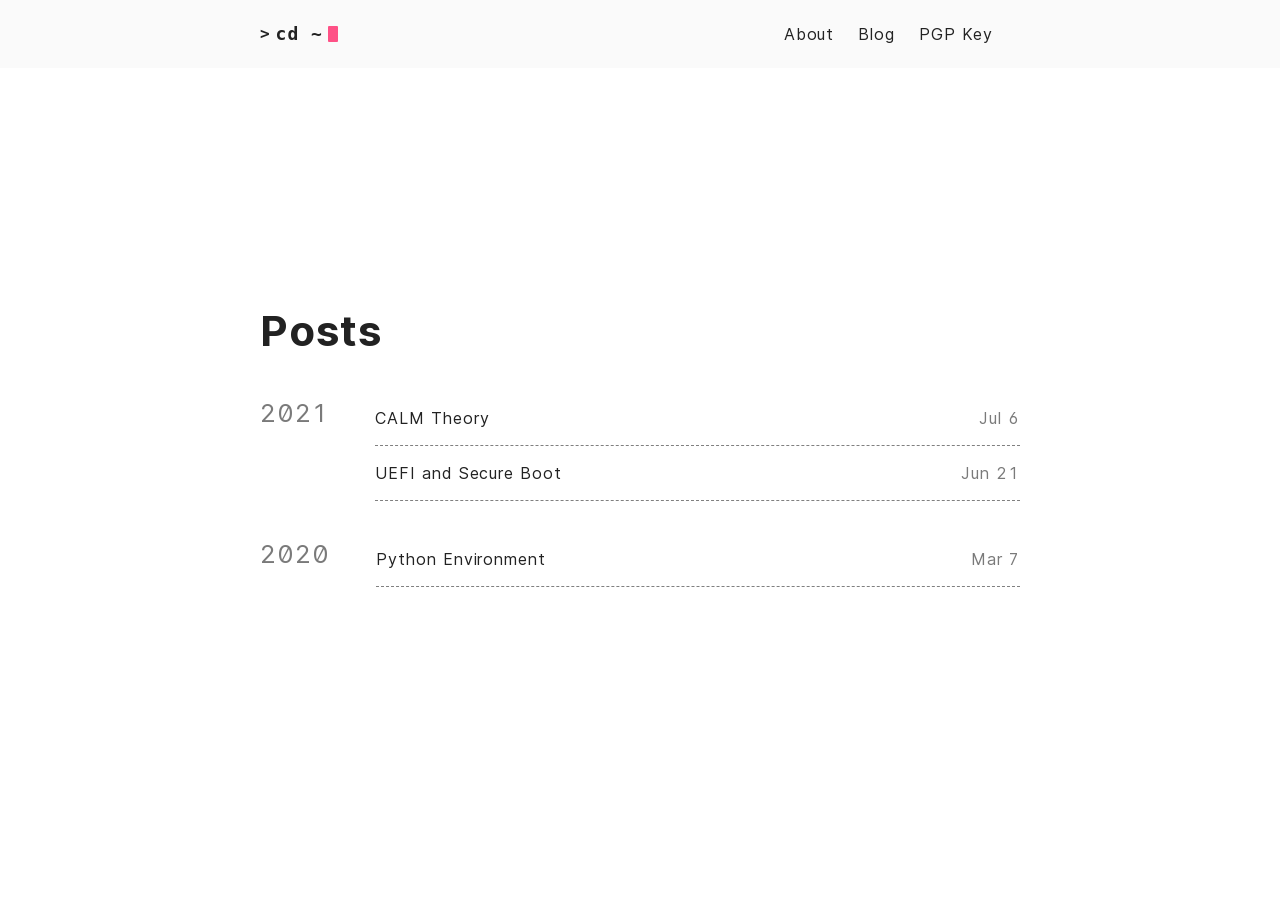
<file: posts/index.html>
<!DOCTYPE html>
<html lang="en">
    <head>
        <meta charset="UTF-8">
<meta http-equiv="X-UA-Compatible" content="ie=edge">
<meta name="viewport" content="width=device-width, initial-scale=1, shrink-to-fit=no">
<meta name="author" content="Bendeguz Seres ">
<meta name="description" content="" />
<meta name="keywords" content="homepage, blog, science, informatics, development, programming" />
<meta name="robots" content="noodp" />
<meta name="theme-color" content="" />
<link rel="canonical" href="http://bendeguz.xyz/posts/" />


    <title>
        
            Posts :: Bendeguz Seres 
        
    </title>





<link rel="stylesheet" href="/main.b78c3be9451dc4ca61ca377f3dc2cf2e6345a44c2bae46216a322ef366daa399.css" integrity="sha256-t4w76UUdxMphyjd/PcLPLmNFpEwrrkYhajIu82bao5k=">



    <link rel="apple-touch-icon" sizes="180x180" href="/apple-touch-icon.png">
    <link rel="icon" type="image/png" sizes="32x32" href="/favicon-32x32.png">
    <link rel="icon" type="image/png" sizes="16x16" href="/favicon-16x16.png">
    <link rel="manifest" href="/site.webmanifest">
    <link rel="mask-icon" href="/safari-pinned-tab.svg" color="">
    <link rel="shortcut icon" href="/favicon.ico">
    <meta name="msapplication-TileColor" content="">


<meta itemprop="name" content="Posts">
<meta itemprop="description" content="My Personal Blog">
<meta name="twitter:card" content="summary"/>
<meta name="twitter:title" content="Posts"/>
<meta name="twitter:description" content="My Personal Blog"/>









<link rel="alternate" type="application/rss+xml" href="http://bendeguz.xyz/posts/index.xml" title="Bendeguz Seres" />








    </head>

    
        <body>
    
    
        <div class="container">
            <header class="header">
    <span class="header__inner">
        <a href="/" style="text-decoration: none;">
    <div class="logo">
        
            <span class="logo__mark">></span>
            <span class="logo__text ">
                cd ~</span>
            <span class="logo__cursor" style=
                  "
                   
                   ">
            </span>
        
    </div>
</a>


        <span class="header__right">
            
                <nav class="menu">
    <ul class="menu__inner"><li><a href="/about">About</a></li><li><a href="/posts">Blog</a></li><li><a href="/pgp">PGP Key</a></li>
    </ul>
</nav>

                <span class="menu-trigger">
                    <svg xmlns="http://www.w3.org/2000/svg" viewBox="0 0 24 24">
                        <path d="M0 0h24v24H0z" fill="none"/>
                        <path d="M3 18h18v-2H3v2zm0-5h18v-2H3v2zm0-7v2h18V6H3z"/>
                    </svg>
                </span>
            
        </span>
    </span>
</header>


            <div class="content">
                
    
    
    <main class="posts">
        <h1>Posts</h1>

        

        
            <div class="posts-group">
                <div class="post-year">2021</div>

                <ul class="posts-list">
                    
                        <li class="post-item">
                            <a href="http://bendeguz.xyz/posts/craft-conf-2021/" class="post-item-inner">
                                <span class="post-title">CALM Theory</span>
                                <span class="post-day">
                                    
                                        Jul 6
                                    
                                </span>
                            </a>
                        </li>
                    
                        <li class="post-item">
                            <a href="http://bendeguz.xyz/posts/uefi-and-secure-boot/" class="post-item-inner">
                                <span class="post-title">UEFI and Secure Boot</span>
                                <span class="post-day">
                                    
                                        Jun 21
                                    
                                </span>
                            </a>
                        </li>
                    
                </ul>
            </div>
        
            <div class="posts-group">
                <div class="post-year">2020</div>

                <ul class="posts-list">
                    
                        <li class="post-item">
                            <a href="http://bendeguz.xyz/posts/venv/" class="post-item-inner">
                                <span class="post-title">Python Environment</span>
                                <span class="post-day">
                                    
                                        Mar 7
                                    
                                </span>
                            </a>
                        </li>
                    
                </ul>
            </div>
        
    <div class="pagination">
    <div class="pagination__buttons">
        
        
    </div>
</div>

    </main>

            </div>

            
                <footer class="footer">
    
    
</footer>

            
        </div>

        



<script type="text/javascript" src="/bundle.min.205d491810c28f95aa953fae884e1c27abe13fdf93ec63b882d0036b248d4a6282eb2d134e4e7225c6ad6e86db87b08488a361ca4a7383d01fcff43f3d57b9c3.js" integrity="sha512-IF1JGBDCj5WqlT&#43;uiE4cJ6vhP9&#43;T7GO4gtADaySNSmKC6y0TTk5yJcatbobbh7CEiKNhykpzg9Afz/Q/PVe5ww=="></script>



    </body>
</html>
</file>
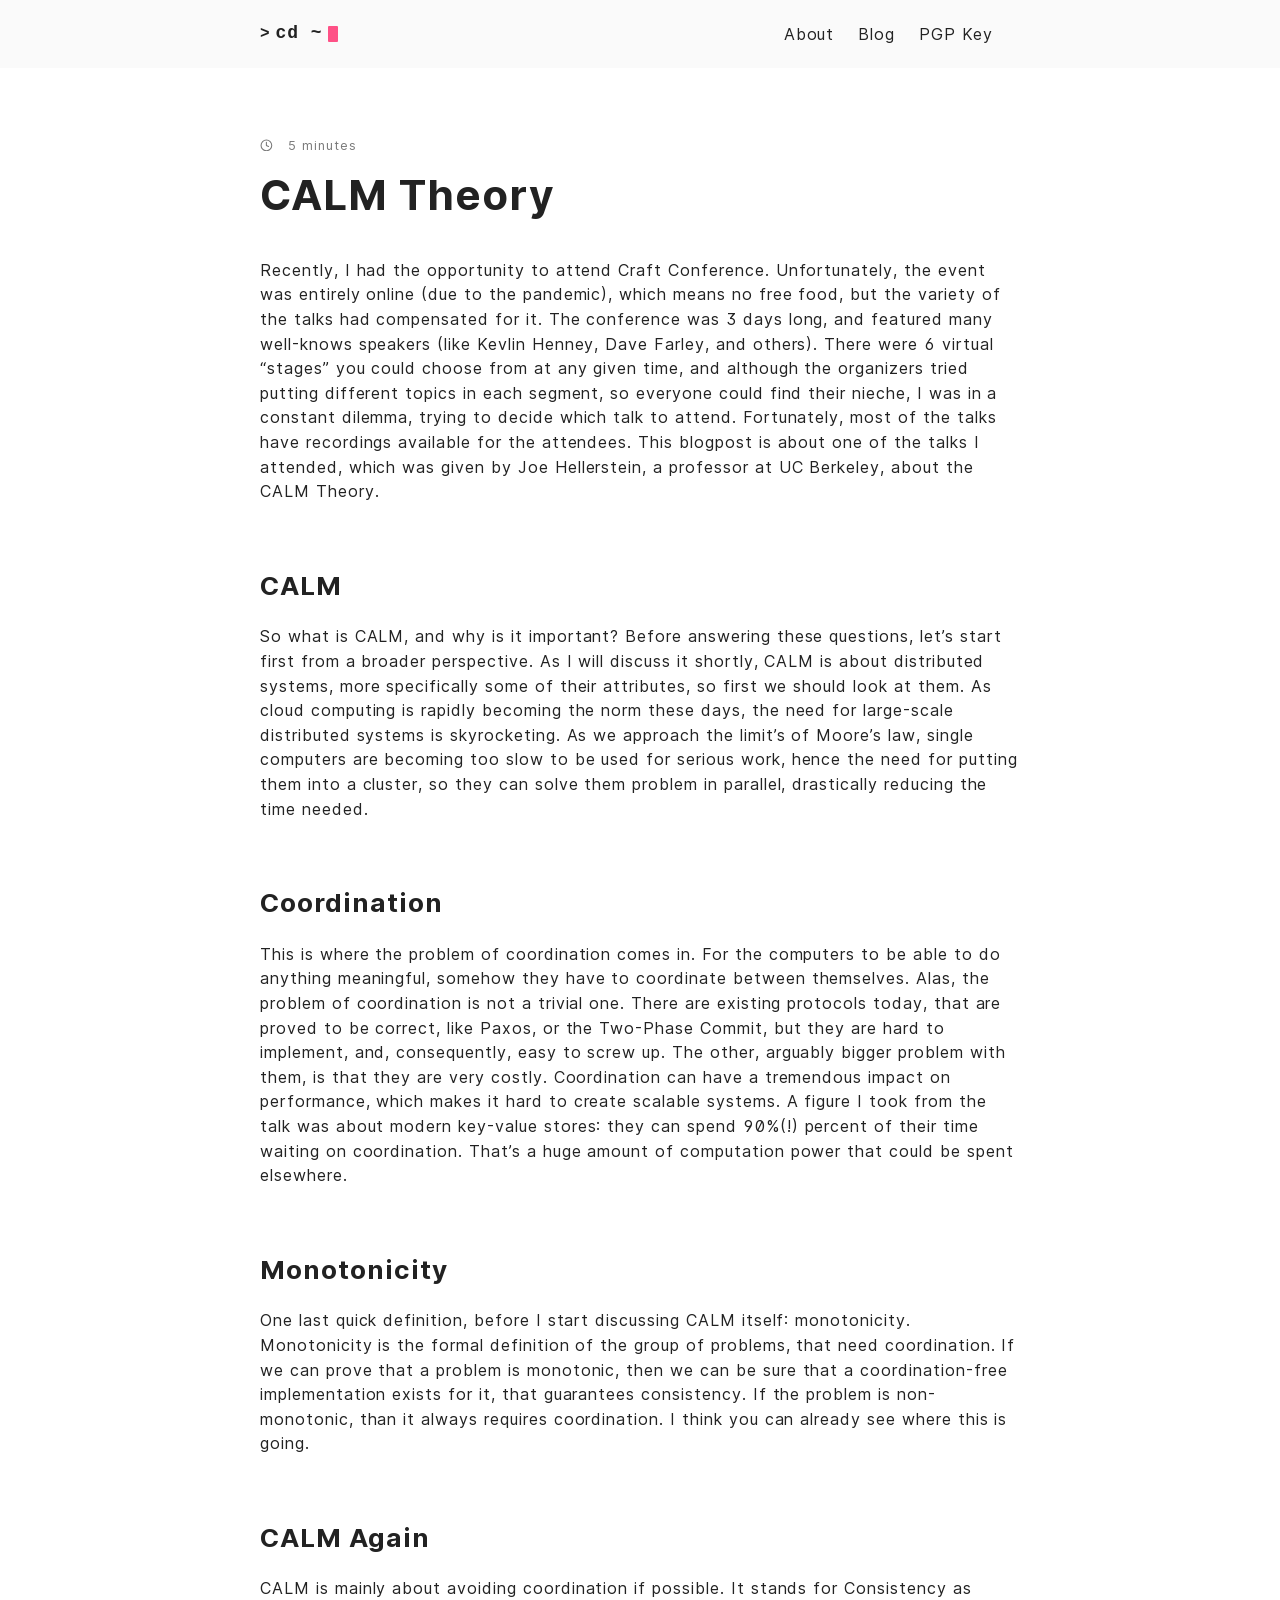
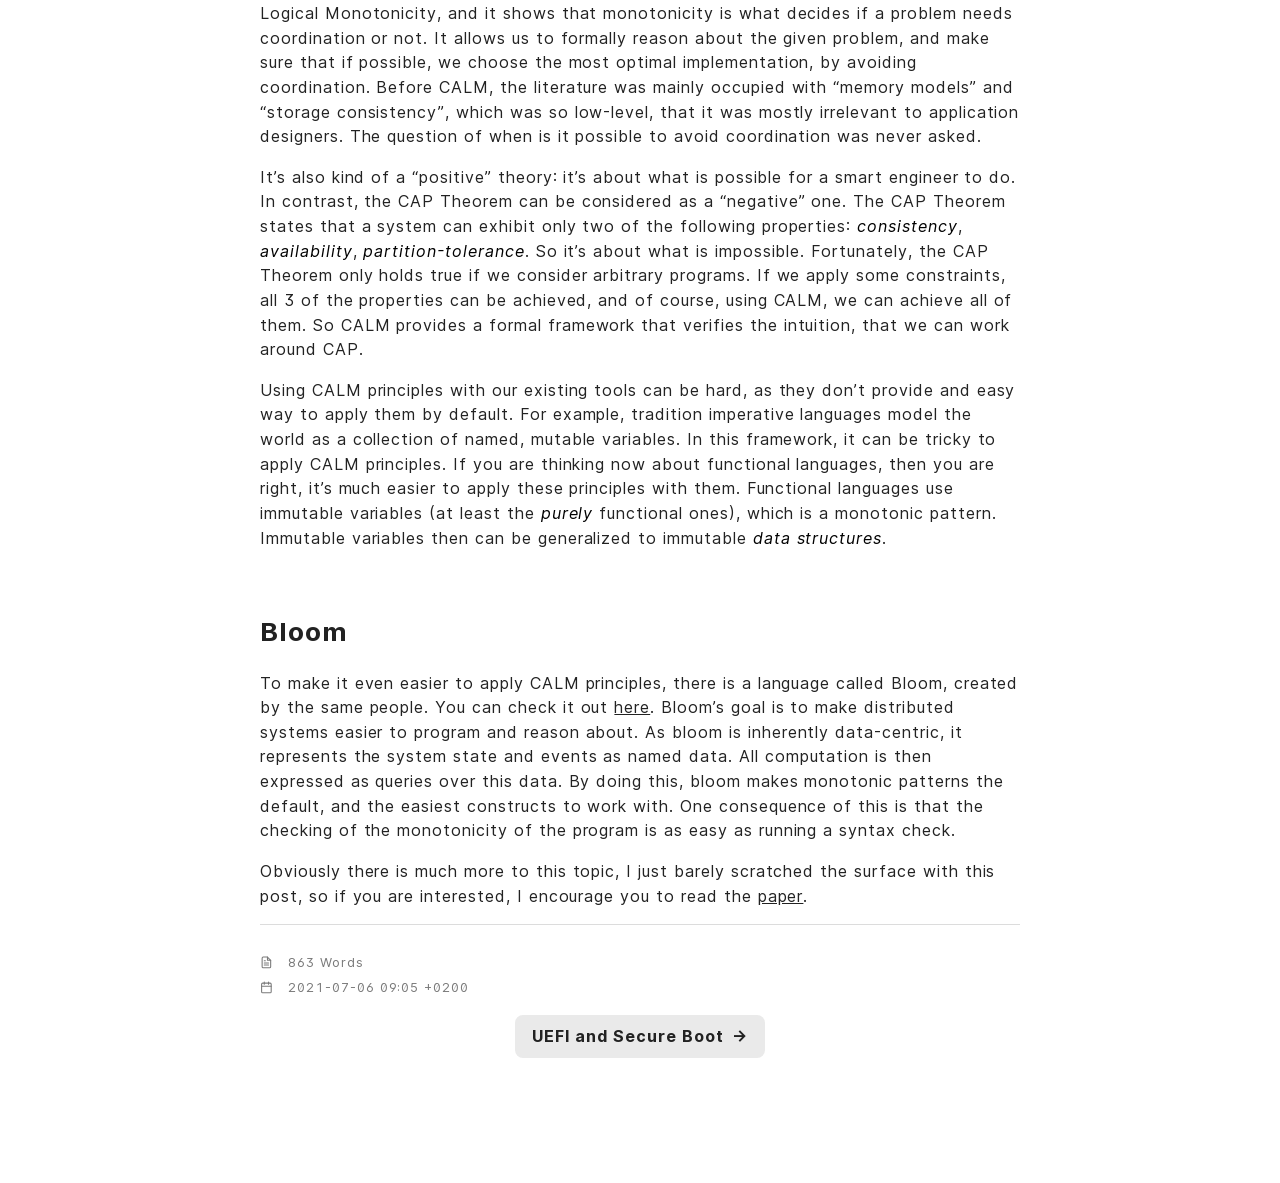
<file: posts/craft-conf-2021/index.html>
<!DOCTYPE html>
<html lang="en">
    <head>
        <meta charset="UTF-8">
<meta http-equiv="X-UA-Compatible" content="ie=edge">
<meta name="viewport" content="width=device-width, initial-scale=1, shrink-to-fit=no">
<meta name="author" content="Bendeguz Seres ">
<meta name="description" content="Recently, I had the opportunity to attend Craft Conference. Unfortunately, the event was entirely online (due to the pandemic), which means no free food, but the variety of the talks had compensated for it. The conference was 3 days long, and featured many well-knows speakers (like Kevlin Henney, Dave Farley, and others). There were 6 virtual &amp;ldquo;stages&amp;rdquo; you could choose from at any given time, and although the organizers tried putting different topics in each segment, so everyone could find their nieche, I was in a constant dilemma, trying to decide which talk to attend." />
<meta name="keywords" content="homepage, blog, science, informatics, development, programming" />
<meta name="robots" content="noodp" />
<meta name="theme-color" content="" />
<link rel="canonical" href="http://bendeguz.xyz/posts/craft-conf-2021/" />


    <title>
        
            CALM Theory :: Bendeguz Seres 
        
    </title>





<link rel="stylesheet" href="/main.b78c3be9451dc4ca61ca377f3dc2cf2e6345a44c2bae46216a322ef366daa399.css" integrity="sha256-t4w76UUdxMphyjd/PcLPLmNFpEwrrkYhajIu82bao5k=">



    <link rel="apple-touch-icon" sizes="180x180" href="/apple-touch-icon.png">
    <link rel="icon" type="image/png" sizes="32x32" href="/favicon-32x32.png">
    <link rel="icon" type="image/png" sizes="16x16" href="/favicon-16x16.png">
    <link rel="manifest" href="/site.webmanifest">
    <link rel="mask-icon" href="/safari-pinned-tab.svg" color="">
    <link rel="shortcut icon" href="/favicon.ico">
    <meta name="msapplication-TileColor" content="">


<meta itemprop="name" content="CALM Theory">
<meta itemprop="description" content="Recently, I had the opportunity to attend Craft Conference. Unfortunately, the event was entirely online (due to the pandemic), which means no free food, but the variety of the talks had compensated for it. The conference was 3 days long, and featured many well-knows speakers (like Kevlin Henney, Dave Farley, and others). There were 6 virtual &ldquo;stages&rdquo; you could choose from at any given time, and although the organizers tried putting different topics in each segment, so everyone could find their nieche, I was in a constant dilemma, trying to decide which talk to attend."><meta itemprop="datePublished" content="2021-07-06T09:05:39+02:00" />
<meta itemprop="dateModified" content="2021-07-06T09:05:39+02:00" />
<meta itemprop="wordCount" content="863">
<meta itemprop="keywords" content="" />
<meta name="twitter:card" content="summary"/>
<meta name="twitter:title" content="CALM Theory"/>
<meta name="twitter:description" content="Recently, I had the opportunity to attend Craft Conference. Unfortunately, the event was entirely online (due to the pandemic), which means no free food, but the variety of the talks had compensated for it. The conference was 3 days long, and featured many well-knows speakers (like Kevlin Henney, Dave Farley, and others). There were 6 virtual &ldquo;stages&rdquo; you could choose from at any given time, and although the organizers tried putting different topics in each segment, so everyone could find their nieche, I was in a constant dilemma, trying to decide which talk to attend."/>







    <meta property="article:published_time" content="2021-07-06 09:05:39 &#43;0200 CEST" />











    </head>

    
        <body>
    
    
        <div class="container">
            <header class="header">
    <span class="header__inner">
        <a href="/" style="text-decoration: none;">
    <div class="logo">
        
            <span class="logo__mark">></span>
            <span class="logo__text ">
                cd ~</span>
            <span class="logo__cursor" style=
                  "
                   
                   ">
            </span>
        
    </div>
</a>


        <span class="header__right">
            
                <nav class="menu">
    <ul class="menu__inner"><li><a href="/about">About</a></li><li><a href="/posts">Blog</a></li><li><a href="/pgp">PGP Key</a></li>
    </ul>
</nav>

                <span class="menu-trigger">
                    <svg xmlns="http://www.w3.org/2000/svg" viewBox="0 0 24 24">
                        <path d="M0 0h24v24H0z" fill="none"/>
                        <path d="M3 18h18v-2H3v2zm0-5h18v-2H3v2zm0-7v2h18V6H3z"/>
                    </svg>
                </span>
            
        </span>
    </span>
</header>


            <div class="content">
                
  <main class="post">

    <div class="post-info">
      <p>
        <svg xmlns="http://www.w3.org/2000/svg" width="24" height="24" viewBox="0 0 24 24" fill="none" stroke="currentColor" stroke-width="2" stroke-linecap="round" stroke-linejoin="round" class="feather feather-clock">
          <circle cx="12" cy="12" r="10"></circle>
          <polyline points="12 6 12 12 16 14"></polyline>
        </svg>
        5 minutes

        
      </p>
    </div>

    <article>
      <h1 class="post-title">
        <a href="http://bendeguz.xyz/posts/craft-conf-2021/">CALM Theory</a>
      </h1>

      

      

      

      <div class="post-content">
        <p>Recently, I had the opportunity to attend Craft Conference.
Unfortunately, the event was entirely online (due to the pandemic), which means no free food, but the variety of the talks had compensated for it.
The conference was 3 days long, and featured many well-knows speakers (like Kevlin Henney, Dave Farley, and others).
There were 6 virtual &ldquo;stages&rdquo; you could choose from at any given time, and although the organizers tried putting different topics in each segment, so everyone could find their nieche, I was in a constant dilemma, trying to decide which talk to attend.
Fortunately, most of the talks have recordings available for the attendees.
This blogpost is about one of the talks I attended, which was given by Joe Hellerstein, a  professor at UC Berkeley, about the CALM Theory.</p>
<h2 id="calm">CALM</h2>
<p>So what is CALM, and why is it important?
Before answering these questions, let&rsquo;s start first from a broader perspective.
As I will discuss it shortly, CALM is about distributed systems, more specifically some of their attributes, so first we should look at them.
As cloud computing is rapidly becoming the norm these days, the need for large-scale distributed systems is skyrocketing.
As we approach the limit&rsquo;s of Moore&rsquo;s law, single computers are becoming too slow to be used for serious work, hence the need for putting them into a cluster, so they can solve them problem in parallel, drastically reducing the time needed.</p>
<h2 id="coordination">Coordination</h2>
<p>This is where the problem of coordination comes in.
For the computers to be able to do anything meaningful, somehow they have to coordinate between themselves.
Alas, the problem of coordination is not a trivial one.
There are existing protocols today, that are proved to be correct, like Paxos, or the Two-Phase Commit, but they are hard to implement, and, consequently, easy to screw up.
The other, arguably bigger problem with them, is that they are very costly.
Coordination can have a tremendous impact on performance, which makes it hard to create scalable systems.
A figure I took from the talk was about modern key-value stores: they can spend 90%(!) percent of their time waiting on coordination.
That&rsquo;s a huge amount of computation power that could be spent elsewhere.</p>
<h2 id="monotonicity">Monotonicity</h2>
<p>One last quick definition, before I start discussing CALM itself: monotonicity.
Monotonicity is the formal definition of the group of problems, that need coordination.
If we can prove that a problem is monotonic, then we can be sure that a coordination-free implementation exists for it, that guarantees consistency.
If the problem is non-monotonic, than it always requires coordination.
I think you can already see where this is going.</p>
<h2 id="calm-again">CALM Again</h2>
<p>CALM is mainly about avoiding coordination if possible.
It stands for Consistency as Logical Monotonicity, and it shows that monotonicity is what decides if a problem needs coordination or not.
It allows us to formally reason about the given problem, and make sure that if possible, we choose the most optimal implementation, by avoiding coordination.
Before CALM, the literature was mainly occupied with &ldquo;memory models&rdquo; and &ldquo;storage consistency&rdquo;, which was so low-level, that it was mostly irrelevant to application designers.
The question of when is it possible to avoid coordination was never asked.</p>
<p>It&rsquo;s also kind of a &ldquo;positive&rdquo; theory: it&rsquo;s about what is possible for a smart engineer to do.
In contrast, the CAP Theorem can be considered as a &ldquo;negative&rdquo; one.
The CAP Theorem states that a system can exhibit only two of the following properties: <em>consistency</em>, <em>availability</em>, <em>partition-tolerance</em>.
So it&rsquo;s about what is impossible.
Fortunately, the CAP Theorem only holds true if we consider arbitrary programs.
If we apply some constraints, all 3 of the properties can be achieved, and of course, using CALM, we can achieve all of them.
So CALM provides a formal framework that verifies the intuition, that we can work around CAP.</p>
<p>Using CALM principles with our existing tools can be hard, as they don&rsquo;t provide and easy way to apply them by default.
For example, tradition imperative languages model the world as a collection of named, mutable variables.
In this framework, it can be tricky to apply CALM principles.
If you are thinking now about functional languages, then you are right, it&rsquo;s much easier to apply these principles with them.
Functional languages use immutable variables (at least the <em>purely</em> functional ones), which is a monotonic pattern.
Immutable variables then can be generalized to immutable <em>data structures</em>.</p>
<h2 id="bloom">Bloom</h2>
<p>To make it even easier to apply CALM principles, there is a language called Bloom, created by the same people.
You can check it out <a href="http://bloom-lang.net/">here</a>.
Bloom&rsquo;s goal is to make distributed systems easier to program and reason about.
As bloom is inherently data-centric, it represents the system state and events as named data.
All computation is then expressed as queries over this data.
By doing this, bloom makes monotonic patterns the default, and the easiest constructs to work with.
One consequence of this is that the checking of the monotonicity of the program is as easy as running a syntax check.</p>
<p>Obviously there is much more to this topic, I just barely scratched the surface with this post, so if you are interested, I encourage you to read the <a href="https://arxiv.org/abs/1901.01930">paper</a>.</p>

      </div>
    </article>

    <hr />

    <div class="post-info">
      
      

      <p>
        <svg xmlns="http://www.w3.org/2000/svg" width="24" height="24" viewBox="0 0 24 24" fill="none" stroke="currentColor" stroke-width="2" stroke-linecap="round" stroke-linejoin="round" class="feather feather-file-text">
          <path d="M14 2H6a2 2 0 0 0-2 2v16a2 2 0 0 0 2 2h12a2 2 0 0 0 2-2V8z"></path>
          <polyline points="14 2 14 8 20 8"></polyline>
          <line x1="16" y1="13" x2="8" y2="13"></line>
          <line x1="16" y1="17" x2="8" y2="17"></line>
          <polyline points="10 9 9 9 8 9"></polyline>
        </svg>
        863 Words
      </p>

      <p>
        <svg xmlns="http://www.w3.org/2000/svg" width="24" height="24" viewBox="0 0 24 24" fill="none" stroke="currentColor" stroke-width="2" stroke-linecap="round" stroke-linejoin="round" class="feather feather-calendar">
          <rect x="3" y="4" width="18" height="18" rx="2" ry="2"></rect>
          <line x1="16" y1="2" x2="16" y2="6"></line>
          <line x1="8" y1="2" x2="8" y2="6"></line>
          <line x1="3" y1="10" x2="21" y2="10"></line>
        </svg>
        
          2021-07-06 09:05 &#43;0200
        

         
          
        
      </p>
    </div>

    
    <div class="pagination">
        

        <div class="pagination__buttons">
            

            
            <span class="button next">
                <a href="http://bendeguz.xyz/posts/uefi-and-secure-boot/">
                    <span class="button__text">UEFI and Secure Boot</span>
                    <span class="button__icon">→</span>
                </a>
            </span>
            
        </div>
    </div>


    

    

  </main>

            </div>

            
                <footer class="footer">
    
    
</footer>

            
        </div>

        



<script type="text/javascript" src="/bundle.min.205d491810c28f95aa953fae884e1c27abe13fdf93ec63b882d0036b248d4a6282eb2d134e4e7225c6ad6e86db87b08488a361ca4a7383d01fcff43f3d57b9c3.js" integrity="sha512-IF1JGBDCj5WqlT&#43;uiE4cJ6vhP9&#43;T7GO4gtADaySNSmKC6y0TTk5yJcatbobbh7CEiKNhykpzg9Afz/Q/PVe5ww=="></script>



    </body>
</html>
</file>
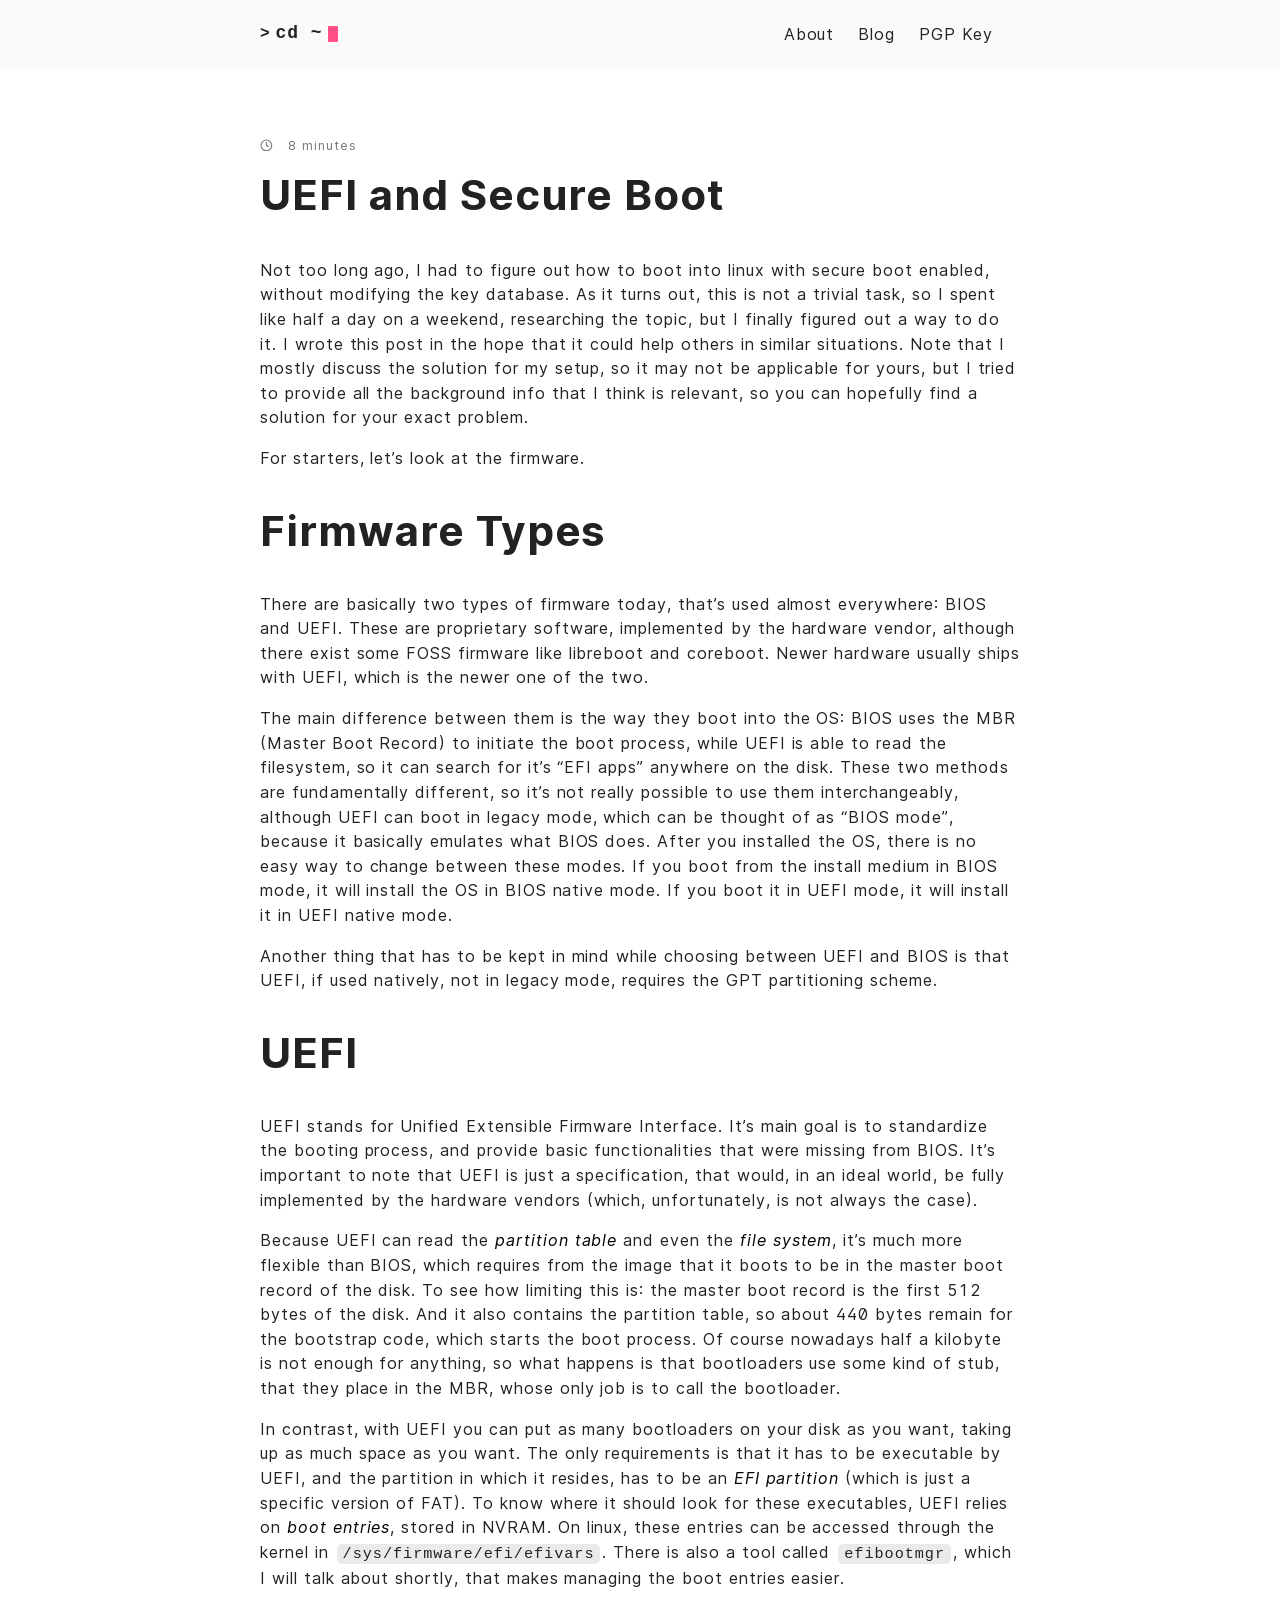
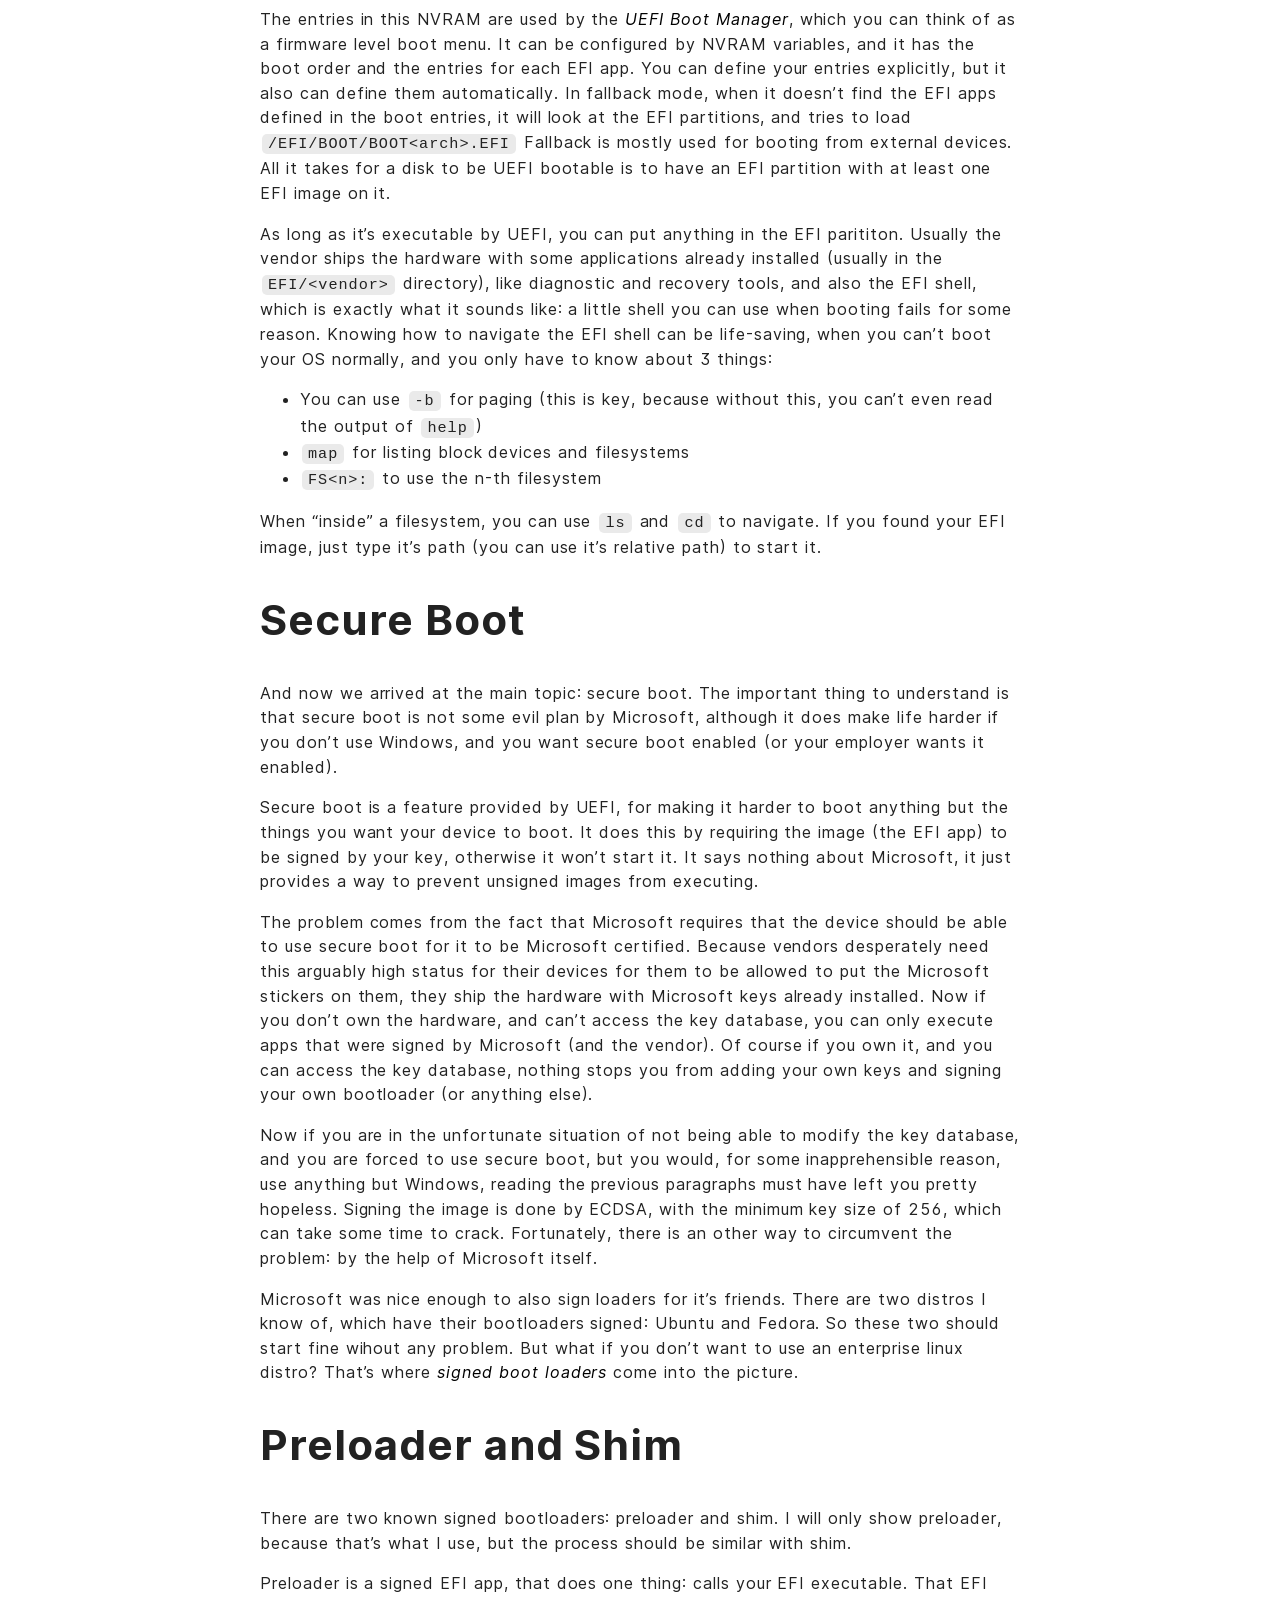
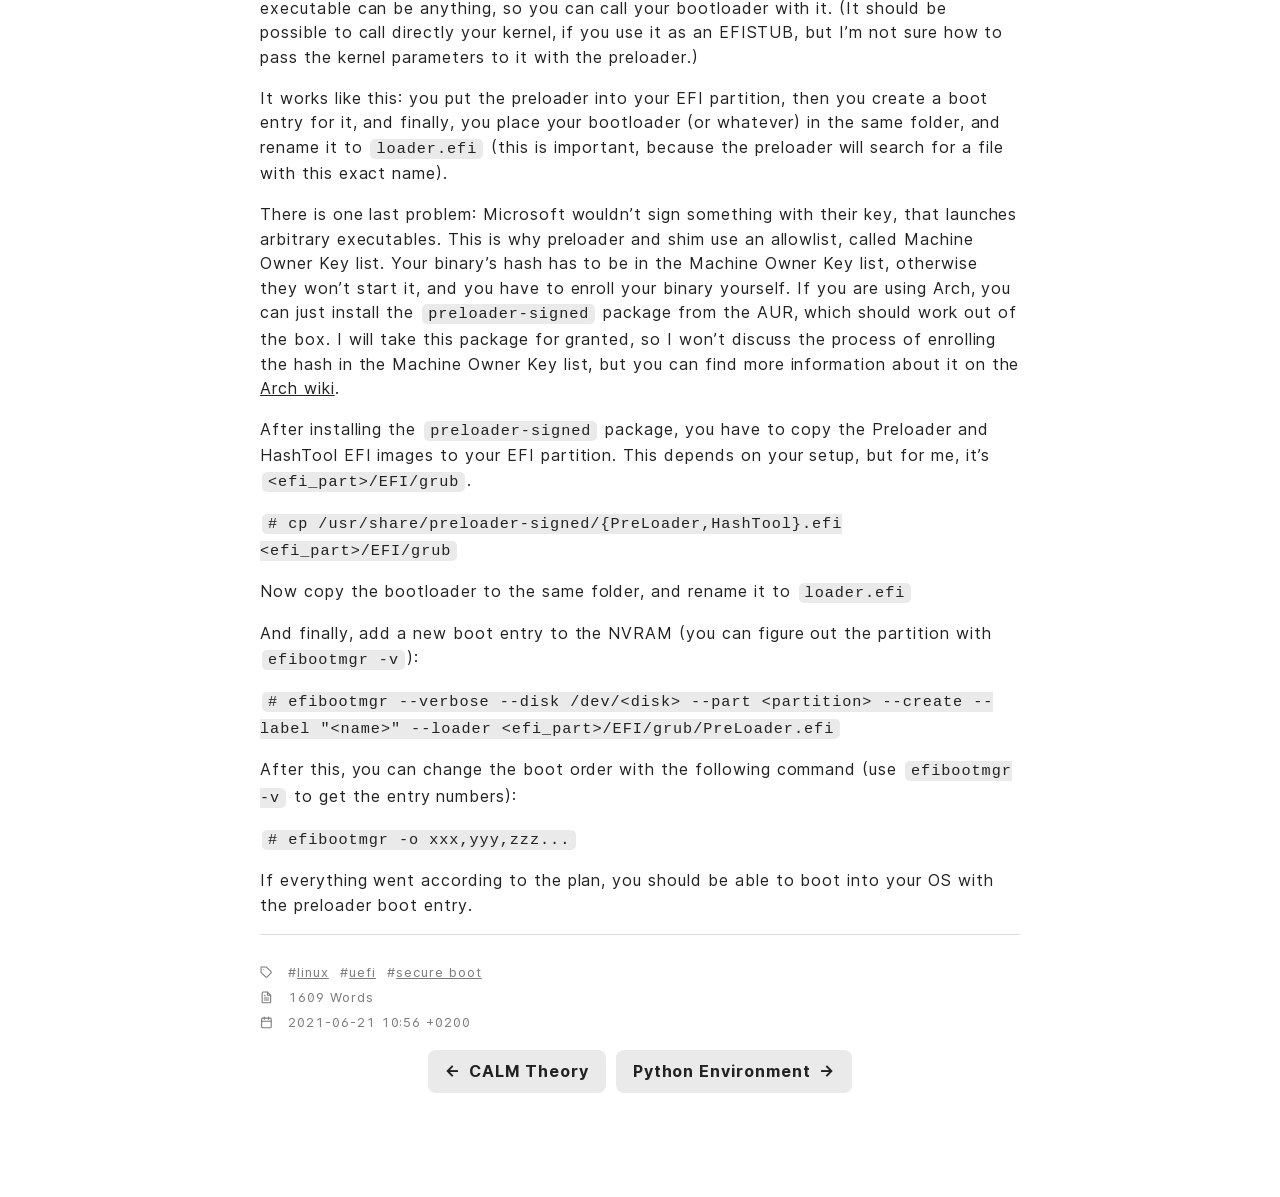
<file: posts/uefi-and-secure-boot/index.html>
<!DOCTYPE html>
<html lang="en">
    <head>
        <meta charset="UTF-8">
<meta http-equiv="X-UA-Compatible" content="ie=edge">
<meta name="viewport" content="width=device-width, initial-scale=1, shrink-to-fit=no">
<meta name="author" content="Bendeguz Seres ">
<meta name="description" content="Not too long ago, I had to figure out how to boot into linux with secure boot enabled, without modifying the key database. As it turns out, this is not a trivial task, so I spent like half a day on a weekend, researching the topic, but I finally figured out a way to do it. I wrote this post in the hope that it could help others in similar situations." />
<meta name="keywords" content="homepage, blog, science, informatics, development, programming, linux, uefi, secure boot" />
<meta name="robots" content="noodp" />
<meta name="theme-color" content="" />
<link rel="canonical" href="http://bendeguz.xyz/posts/uefi-and-secure-boot/" />


    <title>
        
            UEFI and Secure Boot :: Bendeguz Seres 
        
    </title>





<link rel="stylesheet" href="/main.b78c3be9451dc4ca61ca377f3dc2cf2e6345a44c2bae46216a322ef366daa399.css" integrity="sha256-t4w76UUdxMphyjd/PcLPLmNFpEwrrkYhajIu82bao5k=">



    <link rel="apple-touch-icon" sizes="180x180" href="/apple-touch-icon.png">
    <link rel="icon" type="image/png" sizes="32x32" href="/favicon-32x32.png">
    <link rel="icon" type="image/png" sizes="16x16" href="/favicon-16x16.png">
    <link rel="manifest" href="/site.webmanifest">
    <link rel="mask-icon" href="/safari-pinned-tab.svg" color="">
    <link rel="shortcut icon" href="/favicon.ico">
    <meta name="msapplication-TileColor" content="">


<meta itemprop="name" content="UEFI and Secure Boot">
<meta itemprop="description" content="Not too long ago, I had to figure out how to boot into linux with secure boot enabled, without modifying the key database. As it turns out, this is not a trivial task, so I spent like half a day on a weekend, researching the topic, but I finally figured out a way to do it. I wrote this post in the hope that it could help others in similar situations."><meta itemprop="datePublished" content="2021-06-21T09:56:41+01:00" />
<meta itemprop="dateModified" content="2021-06-21T09:56:41+01:00" />
<meta itemprop="wordCount" content="1609">
<meta itemprop="keywords" content="linux,uefi,secure boot," />
<meta name="twitter:card" content="summary"/>
<meta name="twitter:title" content="UEFI and Secure Boot"/>
<meta name="twitter:description" content="Not too long ago, I had to figure out how to boot into linux with secure boot enabled, without modifying the key database. As it turns out, this is not a trivial task, so I spent like half a day on a weekend, researching the topic, but I finally figured out a way to do it. I wrote this post in the hope that it could help others in similar situations."/>







    <meta property="article:published_time" content="2021-06-21 09:56:41 &#43;0100 &#43;0100" />











    </head>

    
        <body>
    
    
        <div class="container">
            <header class="header">
    <span class="header__inner">
        <a href="/" style="text-decoration: none;">
    <div class="logo">
        
            <span class="logo__mark">></span>
            <span class="logo__text ">
                cd ~</span>
            <span class="logo__cursor" style=
                  "
                   
                   ">
            </span>
        
    </div>
</a>


        <span class="header__right">
            
                <nav class="menu">
    <ul class="menu__inner"><li><a href="/about">About</a></li><li><a href="/posts">Blog</a></li><li><a href="/pgp">PGP Key</a></li>
    </ul>
</nav>

                <span class="menu-trigger">
                    <svg xmlns="http://www.w3.org/2000/svg" viewBox="0 0 24 24">
                        <path d="M0 0h24v24H0z" fill="none"/>
                        <path d="M3 18h18v-2H3v2zm0-5h18v-2H3v2zm0-7v2h18V6H3z"/>
                    </svg>
                </span>
            
        </span>
    </span>
</header>


            <div class="content">
                
  <main class="post">

    <div class="post-info">
      <p>
        <svg xmlns="http://www.w3.org/2000/svg" width="24" height="24" viewBox="0 0 24 24" fill="none" stroke="currentColor" stroke-width="2" stroke-linecap="round" stroke-linejoin="round" class="feather feather-clock">
          <circle cx="12" cy="12" r="10"></circle>
          <polyline points="12 6 12 12 16 14"></polyline>
        </svg>
        8 minutes

        
      </p>
    </div>

    <article>
      <h1 class="post-title">
        <a href="http://bendeguz.xyz/posts/uefi-and-secure-boot/">UEFI and Secure Boot</a>
      </h1>

      

      

      

      <div class="post-content">
        <p>Not too long ago, I had to figure out how to boot into linux with secure boot enabled, without modifying the key database.
As it turns out, this is not a trivial task, so I spent like half a day on a weekend, researching the topic, but I finally figured out a way to do it.
I wrote this post in the hope that it could help others in similar situations.
Note that I mostly discuss the solution for my setup, so it may not be applicable for yours, but I tried to provide all the background info that I think is relevant, so you can hopefully find a solution for your exact problem.</p>
<p>For starters, let&rsquo;s look at the firmware.</p>
<h1 id="firmware-types">Firmware Types</h1>
<p>There are basically two types of firmware today, that&rsquo;s used almost everywhere: BIOS and UEFI.
These are proprietary software, implemented by the hardware vendor, although there exist some FOSS firmware like libreboot and coreboot.
Newer hardware usually ships with UEFI, which is the newer one of the two.</p>
<p>The main difference between them is the way they boot into the OS: BIOS uses the MBR (Master Boot Record) to initiate the boot process, while UEFI is able to read the filesystem, so it can search for it&rsquo;s &ldquo;EFI apps&rdquo; anywhere on the disk.
These two methods are fundamentally different, so it&rsquo;s not really possible to use them interchangeably, although UEFI can boot in legacy mode, which can be thought of as &ldquo;BIOS mode&rdquo;, because it basically emulates what BIOS does.
After you installed the OS, there is no easy way to change between these modes.
If you boot from the install medium in BIOS mode, it will install the OS in BIOS native mode.
If you boot it in UEFI mode, it will install it in UEFI native mode.</p>
<p>Another thing that has to be kept in mind while choosing between UEFI and BIOS is that UEFI, if used natively, not in legacy mode, requires the GPT partitioning scheme.</p>
<h1 id="uefi">UEFI</h1>
<p>UEFI stands for Unified Extensible Firmware Interface.
It&rsquo;s main goal is to standardize the booting process, and provide basic functionalities that were missing from BIOS.
It&rsquo;s important to note that UEFI is just a specification, that would, in an ideal world, be fully implemented by the hardware vendors (which, unfortunately, is not always the case).</p>
<p>Because UEFI can read the <em>partition table</em> and even the <em>file system</em>, it&rsquo;s much more flexible than BIOS, which requires from the image that it boots to be in the master boot record of the disk.
To see how limiting this is: the master boot record is the first 512 bytes of the disk.
And it also contains the partition table, so about 440 bytes remain for the bootstrap code, which starts the boot process.
Of course nowadays half a kilobyte is not enough for anything, so what happens is that bootloaders use some kind of stub, that they place in the MBR, whose only job is to call the bootloader.</p>
<p>In contrast, with UEFI you can put as many bootloaders on your disk as you want, taking up as much space as you want.
The only requirements is that it has to be executable by UEFI, and the partition in which it resides, has to be an <em>EFI partition</em> (which is just a specific version of FAT).
To know where it should look for these executables, UEFI relies on <em>boot entries</em>, stored in NVRAM.
On linux, these entries can be accessed through the kernel in <code>/sys/firmware/efi/efivars</code>.
There is also a tool called <code>efibootmgr</code>, which I will talk about shortly, that makes managing the boot entries easier.</p>
<p>The entries in this NVRAM are used by the <em>UEFI Boot Manager</em>, which you can think of as a firmware level boot menu.
It can be configured by NVRAM variables, and it has the boot order and the entries for each EFI app.
You can define your entries explicitly, but it also can define them automatically.
In fallback mode, when it doesn&rsquo;t find the EFI apps defined in the boot entries, it will look at the EFI partitions, and tries to load <code>/EFI/BOOT/BOOT&lt;arch&gt;.EFI</code>
Fallback is mostly used for booting from external devices.
All it takes for a disk to be UEFI bootable is to have an EFI partition with at least one EFI image on it.</p>
<p>As long as it&rsquo;s executable by UEFI, you can put anything in the EFI parititon.
Usually the vendor ships the hardware with some applications already installed (usually in the <code>EFI/&lt;vendor&gt;</code> directory), like diagnostic and recovery tools, and also the EFI shell, which is exactly what it sounds like: a little shell you can use when booting fails for some reason.
Knowing how to navigate the EFI shell can be life-saving, when you can&rsquo;t boot your OS normally, and you only have to know about 3 things:</p>
<ul>
<li>You can use <code>-b</code> for paging (this is key, because without this, you can&rsquo;t even read the output of <code>help</code>)</li>
<li><code>map</code> for listing block devices and filesystems</li>
<li><code>FS&lt;n&gt;:</code> to use the n-th filesystem</li>
</ul>
<p>When &ldquo;inside&rdquo; a filesystem, you can use <code>ls</code> and <code>cd</code> to navigate.
If you found your EFI image, just type it&rsquo;s path (you can use it&rsquo;s relative path) to start it.</p>
<h1 id="secure-boot">Secure Boot</h1>
<p>And now we arrived at the main topic: secure boot.
The important thing to understand is that secure boot is not some evil plan by Microsoft, although it does make life harder if you don&rsquo;t use Windows, and you want secure boot enabled (or your employer wants it enabled).</p>
<p>Secure boot is a feature provided by UEFI, for making it harder to boot anything but the things you want your device to boot.
It does this by requiring the image (the EFI app) to be signed by your key, otherwise it won&rsquo;t start it.
It says nothing about Microsoft, it just provides a way to prevent unsigned images from executing.</p>
<p>The problem comes from the fact that Microsoft requires that the device should be able to use secure boot for it to be Microsoft certified.
Because vendors desperately need this arguably high status for their devices for them to be allowed to put the Microsoft stickers on them, they ship the hardware with Microsoft keys already installed.
Now if you don&rsquo;t own the hardware, and can&rsquo;t access the key database, you can only execute apps that were signed by Microsoft (and the vendor).
Of course if you own it, and you can access the key database, nothing stops you from adding your own keys and signing your own bootloader (or anything else).</p>
<p>Now if you are in the unfortunate situation of not being able to modify the key database, and you are forced to use secure boot, but you would, for some inapprehensible reason, use anything but Windows, reading the previous paragraphs must have left you pretty hopeless.
Signing the image is done by ECDSA, with the minimum key size of 256, which can take some time to crack.
Fortunately, there is an other way to circumvent the problem: by the help of Microsoft itself.</p>
<p>Microsoft was nice enough to also sign loaders for it&rsquo;s friends.
There are two distros I know of, which have their bootloaders signed: Ubuntu and Fedora.
So these two should start fine wihout any problem.
But what if you don&rsquo;t want to use an enterprise linux distro?
That&rsquo;s where <em>signed boot loaders</em> come into the picture.</p>
<h1 id="preloader-and-shim">Preloader and Shim</h1>
<p>There are two known signed bootloaders: preloader and shim.
I will only show preloader, because that&rsquo;s what I use, but the process should be similar with shim.</p>
<p>Preloader is a signed EFI app, that does one thing: calls your EFI executable.
That EFI executable can be anything, so you can call your bootloader with it.
(It should be possible to call directly your kernel, if you use it as an EFISTUB, but I&rsquo;m not sure how to pass the kernel parameters to it with the preloader.)</p>
<p>It works like this: you put the preloader into your EFI partition, then you create a boot entry for it, and finally, you place your bootloader (or whatever) in the same folder, and rename it to <code>loader.efi</code> (this is important, because the preloader will search for a file with this exact name).</p>
<p>There is one last problem: Microsoft wouldn&rsquo;t sign something with their key, that launches arbitrary executables.
This is why preloader and shim use an allowlist, called Machine Owner Key list.
Your binary&rsquo;s hash has to be in the Machine Owner Key list, otherwise they won&rsquo;t start it, and you have to enroll your binary yourself.
If you are using Arch, you can just install the <code>preloader-signed</code> package from the AUR, which should work out of the box.
I will take this package for granted, so I won&rsquo;t discuss the process of enrolling the hash in the Machine Owner Key list, but you can find more information about it on the <a href="https://wiki.archlinux.org/title/Unified_Extensible_Firmware_Interface/Secure_Boot#PreLoader">Arch wiki</a>.</p>
<p>After installing the <code>preloader-signed</code> package, you have to copy the Preloader and HashTool EFI images to your EFI partition.
This depends on your setup, but for me, it&rsquo;s <code>&lt;efi_part&gt;/EFI/grub</code>.</p>
<p><code># cp /usr/share/preloader-signed/{PreLoader,HashTool}.efi &lt;efi_part&gt;/EFI/grub</code></p>
<p>Now copy the bootloader to the same folder, and rename it to <code>loader.efi</code></p>
<p>And finally, add a new boot entry to the NVRAM (you can figure out the partition with <code>efibootmgr -v</code>):</p>
<p><code># efibootmgr --verbose --disk /dev/&lt;disk&gt; --part &lt;partition&gt; --create --label &quot;&lt;name&gt;&quot; --loader &lt;efi_part&gt;/EFI/grub/PreLoader.efi</code></p>
<p>After this, you can change the boot order with the following command (use <code>efibootmgr -v</code> to get the entry numbers):</p>
<p><code># efibootmgr -o xxx,yyy,zzz...</code></p>
<p>If everything went according to the plan, you should be able to boot into your OS with the preloader boot entry.</p>

      </div>
    </article>

    <hr />

    <div class="post-info">
      
    <p>
        <svg xmlns="http://www.w3.org/2000/svg" width="24" height="24" viewBox="0 0 24 24" fill="none" stroke="currentColor" stroke-width="2" stroke-linecap="round" stroke-linejoin="round" class="feather feather-tag meta-icon"><path d="M20.59 13.41l-7.17 7.17a2 2 0 0 1-2.83 0L2 12V2h10l8.59 8.59a2 2 0 0 1 0 2.82z"></path><line x1="7" y1="7" x2="7" y2="7"></line></svg>

        <span class="tag"><a href="http://bendeguz.xyz/tags/linux/">linux</a></span>
        <span class="tag"><a href="http://bendeguz.xyz/tags/uefi/">uefi</a></span>
        <span class="tag"><a href="http://bendeguz.xyz/tags/secure-boot/">secure boot</a></span>
        
    </p>

      

      <p>
        <svg xmlns="http://www.w3.org/2000/svg" width="24" height="24" viewBox="0 0 24 24" fill="none" stroke="currentColor" stroke-width="2" stroke-linecap="round" stroke-linejoin="round" class="feather feather-file-text">
          <path d="M14 2H6a2 2 0 0 0-2 2v16a2 2 0 0 0 2 2h12a2 2 0 0 0 2-2V8z"></path>
          <polyline points="14 2 14 8 20 8"></polyline>
          <line x1="16" y1="13" x2="8" y2="13"></line>
          <line x1="16" y1="17" x2="8" y2="17"></line>
          <polyline points="10 9 9 9 8 9"></polyline>
        </svg>
        1609 Words
      </p>

      <p>
        <svg xmlns="http://www.w3.org/2000/svg" width="24" height="24" viewBox="0 0 24 24" fill="none" stroke="currentColor" stroke-width="2" stroke-linecap="round" stroke-linejoin="round" class="feather feather-calendar">
          <rect x="3" y="4" width="18" height="18" rx="2" ry="2"></rect>
          <line x1="16" y1="2" x2="16" y2="6"></line>
          <line x1="8" y1="2" x2="8" y2="6"></line>
          <line x1="3" y1="10" x2="21" y2="10"></line>
        </svg>
        
          2021-06-21 10:56 &#43;0200
        

         
          
        
      </p>
    </div>

    
    <div class="pagination">
        

        <div class="pagination__buttons">
            
            <span class="button previous">
                <a href="http://bendeguz.xyz/posts/craft-conf-2021/">
                    <span class="button__icon">←</span>
                    <span class="button__text">CALM Theory</span>
                </a>
            </span>
            

            
            <span class="button next">
                <a href="http://bendeguz.xyz/posts/venv/">
                    <span class="button__text">Python Environment</span>
                    <span class="button__icon">→</span>
                </a>
            </span>
            
        </div>
    </div>


    

    

  </main>

            </div>

            
                <footer class="footer">
    
    
</footer>

            
        </div>

        



<script type="text/javascript" src="/bundle.min.205d491810c28f95aa953fae884e1c27abe13fdf93ec63b882d0036b248d4a6282eb2d134e4e7225c6ad6e86db87b08488a361ca4a7383d01fcff43f3d57b9c3.js" integrity="sha512-IF1JGBDCj5WqlT&#43;uiE4cJ6vhP9&#43;T7GO4gtADaySNSmKC6y0TTk5yJcatbobbh7CEiKNhykpzg9Afz/Q/PVe5ww=="></script>



    </body>
</html>
</file>
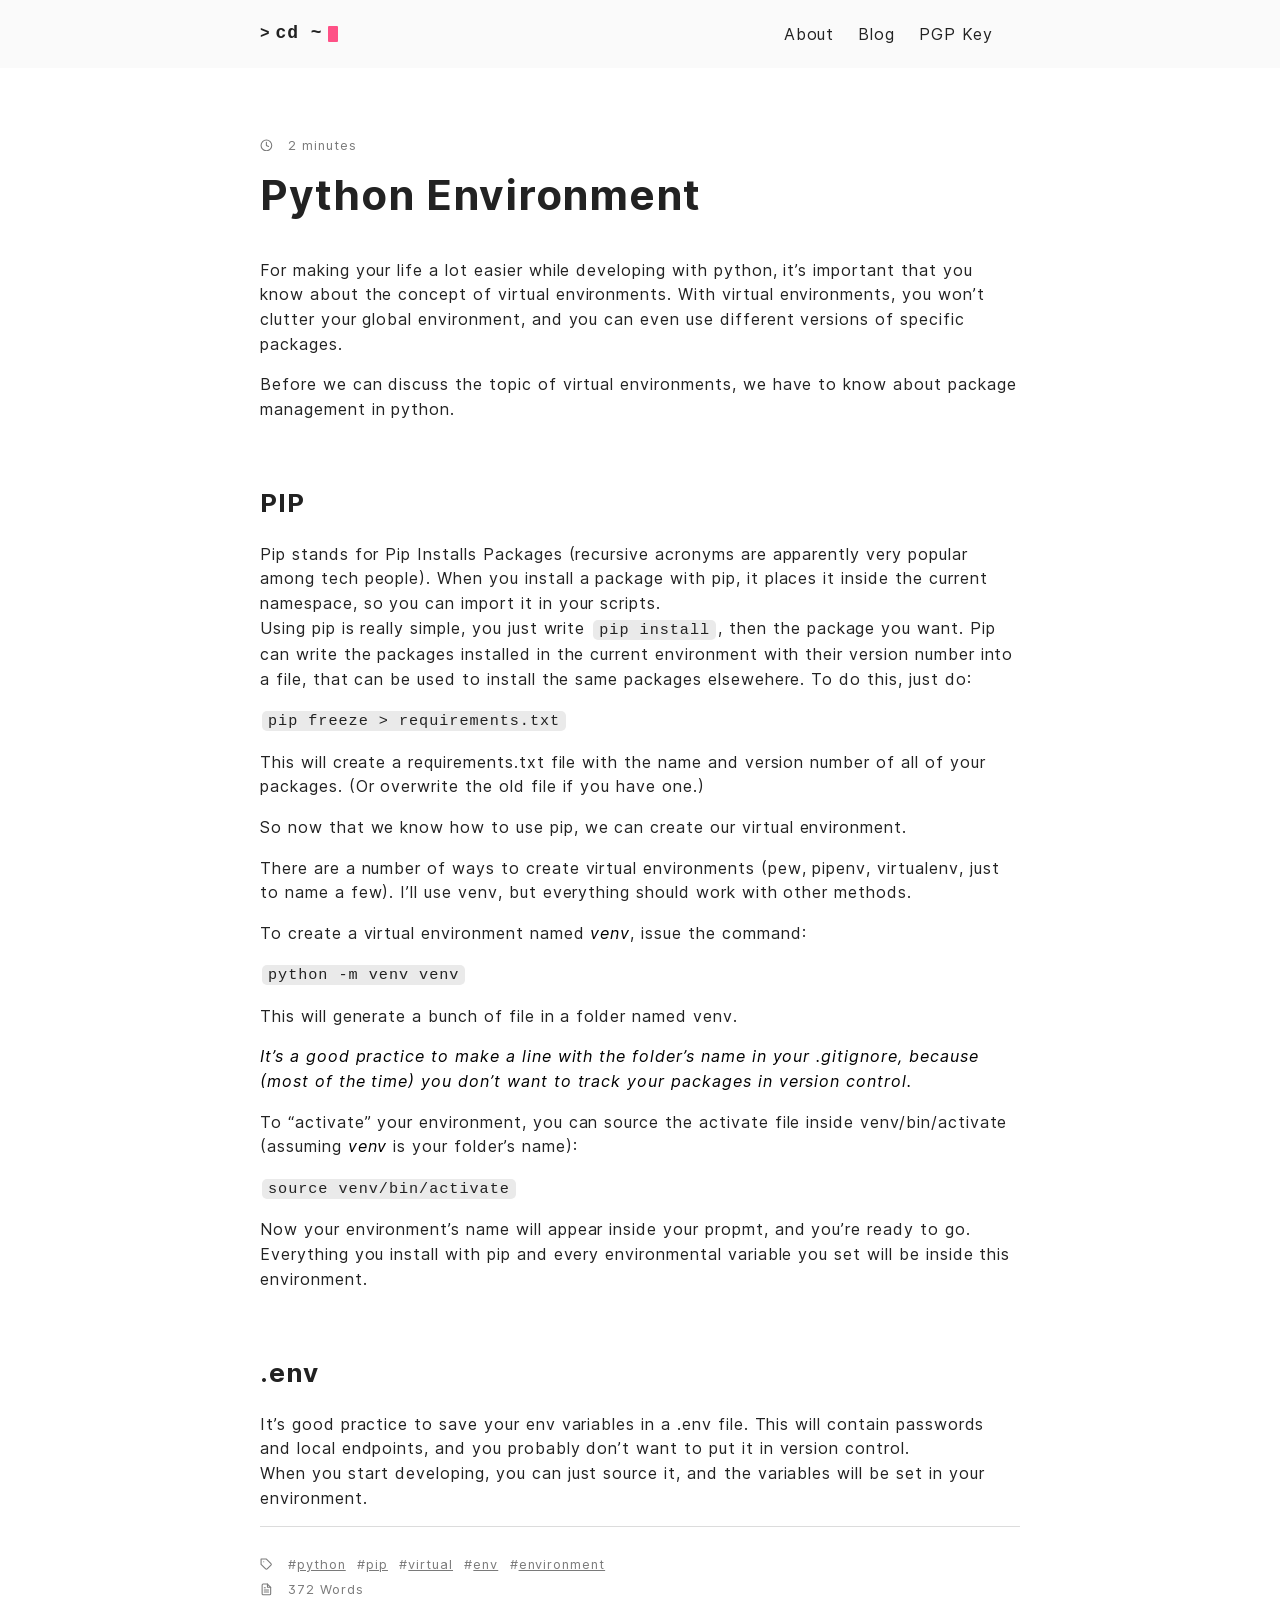
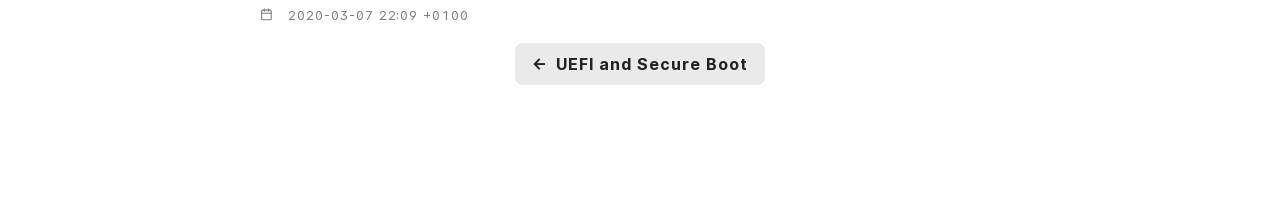
<file: posts/venv/index.html>
<!DOCTYPE html>
<html lang="en">
    <head>
        <meta charset="UTF-8">
<meta http-equiv="X-UA-Compatible" content="ie=edge">
<meta name="viewport" content="width=device-width, initial-scale=1, shrink-to-fit=no">
<meta name="author" content="Bendeguz Seres ">
<meta name="description" content="For making your life a lot easier while developing with python, it&amp;rsquo;s important that you know about the concept of virtual environments. With virtual environments, you won&amp;rsquo;t clutter your global environment, and you can even use different versions of specific packages.
Before we can discuss the topic of virtual environments, we have to know about package management in python.
PIP Pip stands for Pip Installs Packages (recursive acronyms are apparently very popular among tech people)." />
<meta name="keywords" content="homepage, blog, science, informatics, development, programming, python, pip, virtual, env, environment" />
<meta name="robots" content="noodp" />
<meta name="theme-color" content="" />
<link rel="canonical" href="http://bendeguz.xyz/posts/venv/" />


    <title>
        
            Python Environment :: Bendeguz Seres 
        
    </title>





<link rel="stylesheet" href="/main.b78c3be9451dc4ca61ca377f3dc2cf2e6345a44c2bae46216a322ef366daa399.css" integrity="sha256-t4w76UUdxMphyjd/PcLPLmNFpEwrrkYhajIu82bao5k=">



    <link rel="apple-touch-icon" sizes="180x180" href="/apple-touch-icon.png">
    <link rel="icon" type="image/png" sizes="32x32" href="/favicon-32x32.png">
    <link rel="icon" type="image/png" sizes="16x16" href="/favicon-16x16.png">
    <link rel="manifest" href="/site.webmanifest">
    <link rel="mask-icon" href="/safari-pinned-tab.svg" color="">
    <link rel="shortcut icon" href="/favicon.ico">
    <meta name="msapplication-TileColor" content="">


<meta itemprop="name" content="Python Environment">
<meta itemprop="description" content="For making your life a lot easier while developing with python, it&rsquo;s important that you know about the concept of virtual environments. With virtual environments, you won&rsquo;t clutter your global environment, and you can even use different versions of specific packages.
Before we can discuss the topic of virtual environments, we have to know about package management in python.
PIP Pip stands for Pip Installs Packages (recursive acronyms are apparently very popular among tech people)."><meta itemprop="datePublished" content="2020-03-07T22:09:41+01:00" />
<meta itemprop="dateModified" content="2020-03-07T22:09:41+01:00" />
<meta itemprop="wordCount" content="372">
<meta itemprop="keywords" content="python,pip,virtual,env,environment," />
<meta name="twitter:card" content="summary"/>
<meta name="twitter:title" content="Python Environment"/>
<meta name="twitter:description" content="For making your life a lot easier while developing with python, it&rsquo;s important that you know about the concept of virtual environments. With virtual environments, you won&rsquo;t clutter your global environment, and you can even use different versions of specific packages.
Before we can discuss the topic of virtual environments, we have to know about package management in python.
PIP Pip stands for Pip Installs Packages (recursive acronyms are apparently very popular among tech people)."/>







    <meta property="article:published_time" content="2020-03-07 22:09:41 &#43;0100 CET" />











    </head>

    
        <body>
    
    
        <div class="container">
            <header class="header">
    <span class="header__inner">
        <a href="/" style="text-decoration: none;">
    <div class="logo">
        
            <span class="logo__mark">></span>
            <span class="logo__text ">
                cd ~</span>
            <span class="logo__cursor" style=
                  "
                   
                   ">
            </span>
        
    </div>
</a>


        <span class="header__right">
            
                <nav class="menu">
    <ul class="menu__inner"><li><a href="/about">About</a></li><li><a href="/posts">Blog</a></li><li><a href="/pgp">PGP Key</a></li>
    </ul>
</nav>

                <span class="menu-trigger">
                    <svg xmlns="http://www.w3.org/2000/svg" viewBox="0 0 24 24">
                        <path d="M0 0h24v24H0z" fill="none"/>
                        <path d="M3 18h18v-2H3v2zm0-5h18v-2H3v2zm0-7v2h18V6H3z"/>
                    </svg>
                </span>
            
        </span>
    </span>
</header>


            <div class="content">
                
  <main class="post">

    <div class="post-info">
      <p>
        <svg xmlns="http://www.w3.org/2000/svg" width="24" height="24" viewBox="0 0 24 24" fill="none" stroke="currentColor" stroke-width="2" stroke-linecap="round" stroke-linejoin="round" class="feather feather-clock">
          <circle cx="12" cy="12" r="10"></circle>
          <polyline points="12 6 12 12 16 14"></polyline>
        </svg>
        2 minutes

        
      </p>
    </div>

    <article>
      <h1 class="post-title">
        <a href="http://bendeguz.xyz/posts/venv/">Python Environment</a>
      </h1>

      

      

      

      <div class="post-content">
        <p>For making your life a lot easier while developing with python, it&rsquo;s important that you know about the concept of virtual environments.
With virtual environments, you won&rsquo;t clutter your global environment, and you can even use different versions of specific packages.</p>
<p>Before we can discuss the topic of virtual environments, we have to know about package management in python.</p>
<h2 id="pip">PIP</h2>
<p>Pip stands for Pip Installs Packages (recursive acronyms are apparently very popular among tech people). When you install a package with pip, it places it inside the current namespace, so you can import it in your scripts.<br>
Using pip is really simple, you just write <code>pip install</code>, then the package you want. Pip can write the packages installed in the current environment with their version number into a file, that can be used to install the same packages elsewehere. To do this, just do:</p>
<p><code>pip freeze &gt; requirements.txt</code></p>
<p>This will create a requirements.txt file with the name and version number of all of your packages. (Or overwrite the old file if you have one.)</p>
<p>So now that we know how to use pip, we can create our virtual environment.</p>
<p>There are a number of ways to create virtual environments (pew, pipenv, virtualenv, just to name a few). I&rsquo;ll use venv, but everything should work with other methods.</p>
<p>To create a virtual environment named <em>venv</em>, issue the command:</p>
<p><code>python -m venv venv</code></p>
<p>This will generate a bunch of file in a folder named venv.</p>
<p><em>It&rsquo;s a good practice to make a line with the folder&rsquo;s name in your .gitignore, because (most of the time) you don&rsquo;t want to track your packages in version control.</em></p>
<p>To &ldquo;activate&rdquo; your environment, you can source the activate file inside venv/bin/activate (assuming <em>venv</em> is your folder&rsquo;s name):</p>
<p><code>source venv/bin/activate</code></p>
<p>Now your environment&rsquo;s name will appear inside your propmt, and you&rsquo;re ready to go. Everything you install with pip and every environmental variable you set will be inside this environment.</p>
<h2 id="env">.env</h2>
<p>It&rsquo;s good practice to save your env variables in a .env file. This will contain passwords and local endpoints, and you probably don&rsquo;t want to put it in version control.<br>
When you start developing, you can just source it, and the variables will be set in your environment.</p>

      </div>
    </article>

    <hr />

    <div class="post-info">
      
    <p>
        <svg xmlns="http://www.w3.org/2000/svg" width="24" height="24" viewBox="0 0 24 24" fill="none" stroke="currentColor" stroke-width="2" stroke-linecap="round" stroke-linejoin="round" class="feather feather-tag meta-icon"><path d="M20.59 13.41l-7.17 7.17a2 2 0 0 1-2.83 0L2 12V2h10l8.59 8.59a2 2 0 0 1 0 2.82z"></path><line x1="7" y1="7" x2="7" y2="7"></line></svg>

        <span class="tag"><a href="http://bendeguz.xyz/tags/python/">python</a></span>
        <span class="tag"><a href="http://bendeguz.xyz/tags/pip/">pip</a></span>
        <span class="tag"><a href="http://bendeguz.xyz/tags/virtual/">virtual</a></span>
        <span class="tag"><a href="http://bendeguz.xyz/tags/env/">env</a></span>
        <span class="tag"><a href="http://bendeguz.xyz/tags/environment/">environment</a></span>
        
    </p>

      

      <p>
        <svg xmlns="http://www.w3.org/2000/svg" width="24" height="24" viewBox="0 0 24 24" fill="none" stroke="currentColor" stroke-width="2" stroke-linecap="round" stroke-linejoin="round" class="feather feather-file-text">
          <path d="M14 2H6a2 2 0 0 0-2 2v16a2 2 0 0 0 2 2h12a2 2 0 0 0 2-2V8z"></path>
          <polyline points="14 2 14 8 20 8"></polyline>
          <line x1="16" y1="13" x2="8" y2="13"></line>
          <line x1="16" y1="17" x2="8" y2="17"></line>
          <polyline points="10 9 9 9 8 9"></polyline>
        </svg>
        372 Words
      </p>

      <p>
        <svg xmlns="http://www.w3.org/2000/svg" width="24" height="24" viewBox="0 0 24 24" fill="none" stroke="currentColor" stroke-width="2" stroke-linecap="round" stroke-linejoin="round" class="feather feather-calendar">
          <rect x="3" y="4" width="18" height="18" rx="2" ry="2"></rect>
          <line x1="16" y1="2" x2="16" y2="6"></line>
          <line x1="8" y1="2" x2="8" y2="6"></line>
          <line x1="3" y1="10" x2="21" y2="10"></line>
        </svg>
        
          2020-03-07 22:09 &#43;0100
        

         
          
        
      </p>
    </div>

    
    <div class="pagination">
        

        <div class="pagination__buttons">
            
            <span class="button previous">
                <a href="http://bendeguz.xyz/posts/uefi-and-secure-boot/">
                    <span class="button__icon">←</span>
                    <span class="button__text">UEFI and Secure Boot</span>
                </a>
            </span>
            

            
        </div>
    </div>


    

    

  </main>

            </div>

            
                <footer class="footer">
    
    
</footer>

            
        </div>

        



<script type="text/javascript" src="/bundle.min.205d491810c28f95aa953fae884e1c27abe13fdf93ec63b882d0036b248d4a6282eb2d134e4e7225c6ad6e86db87b08488a361ca4a7383d01fcff43f3d57b9c3.js" integrity="sha512-IF1JGBDCj5WqlT&#43;uiE4cJ6vhP9&#43;T7GO4gtADaySNSmKC6y0TTk5yJcatbobbh7CEiKNhykpzg9Afz/Q/PVe5ww=="></script>



    </body>
</html>
</file>
